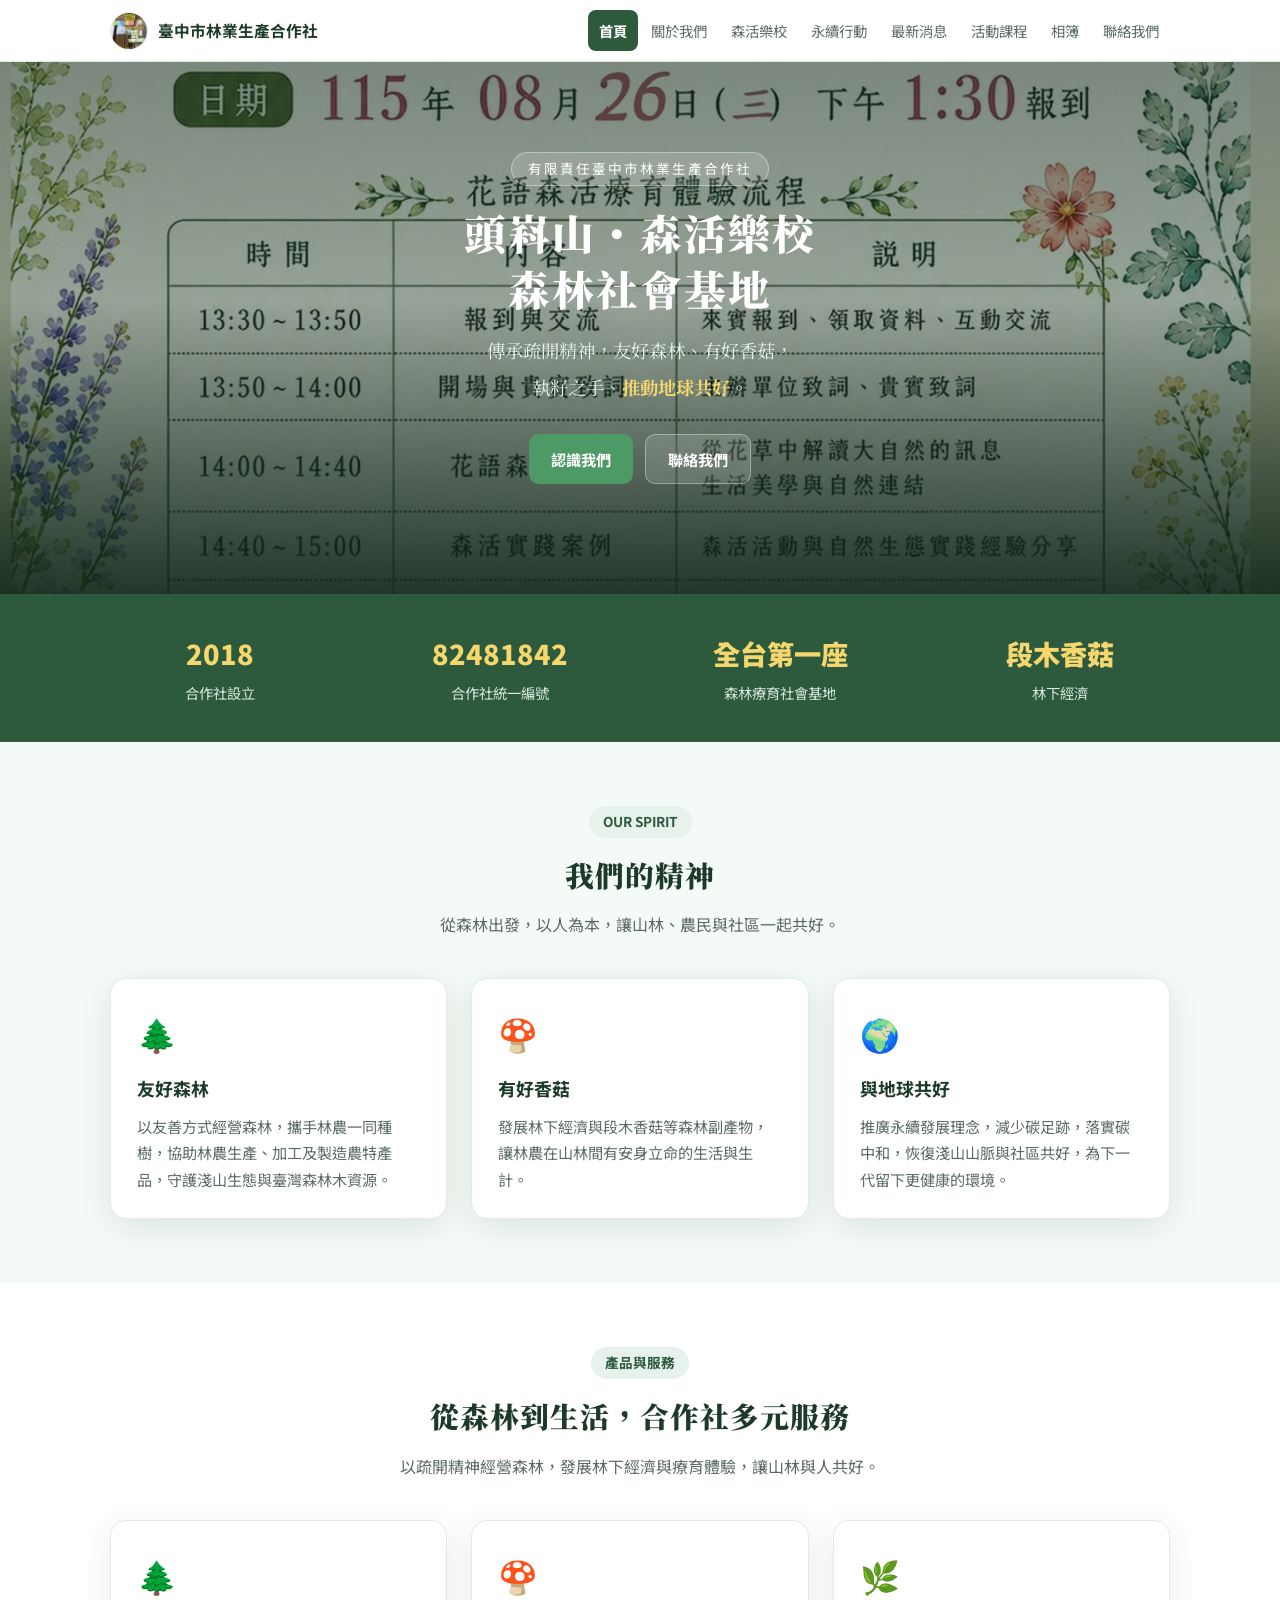
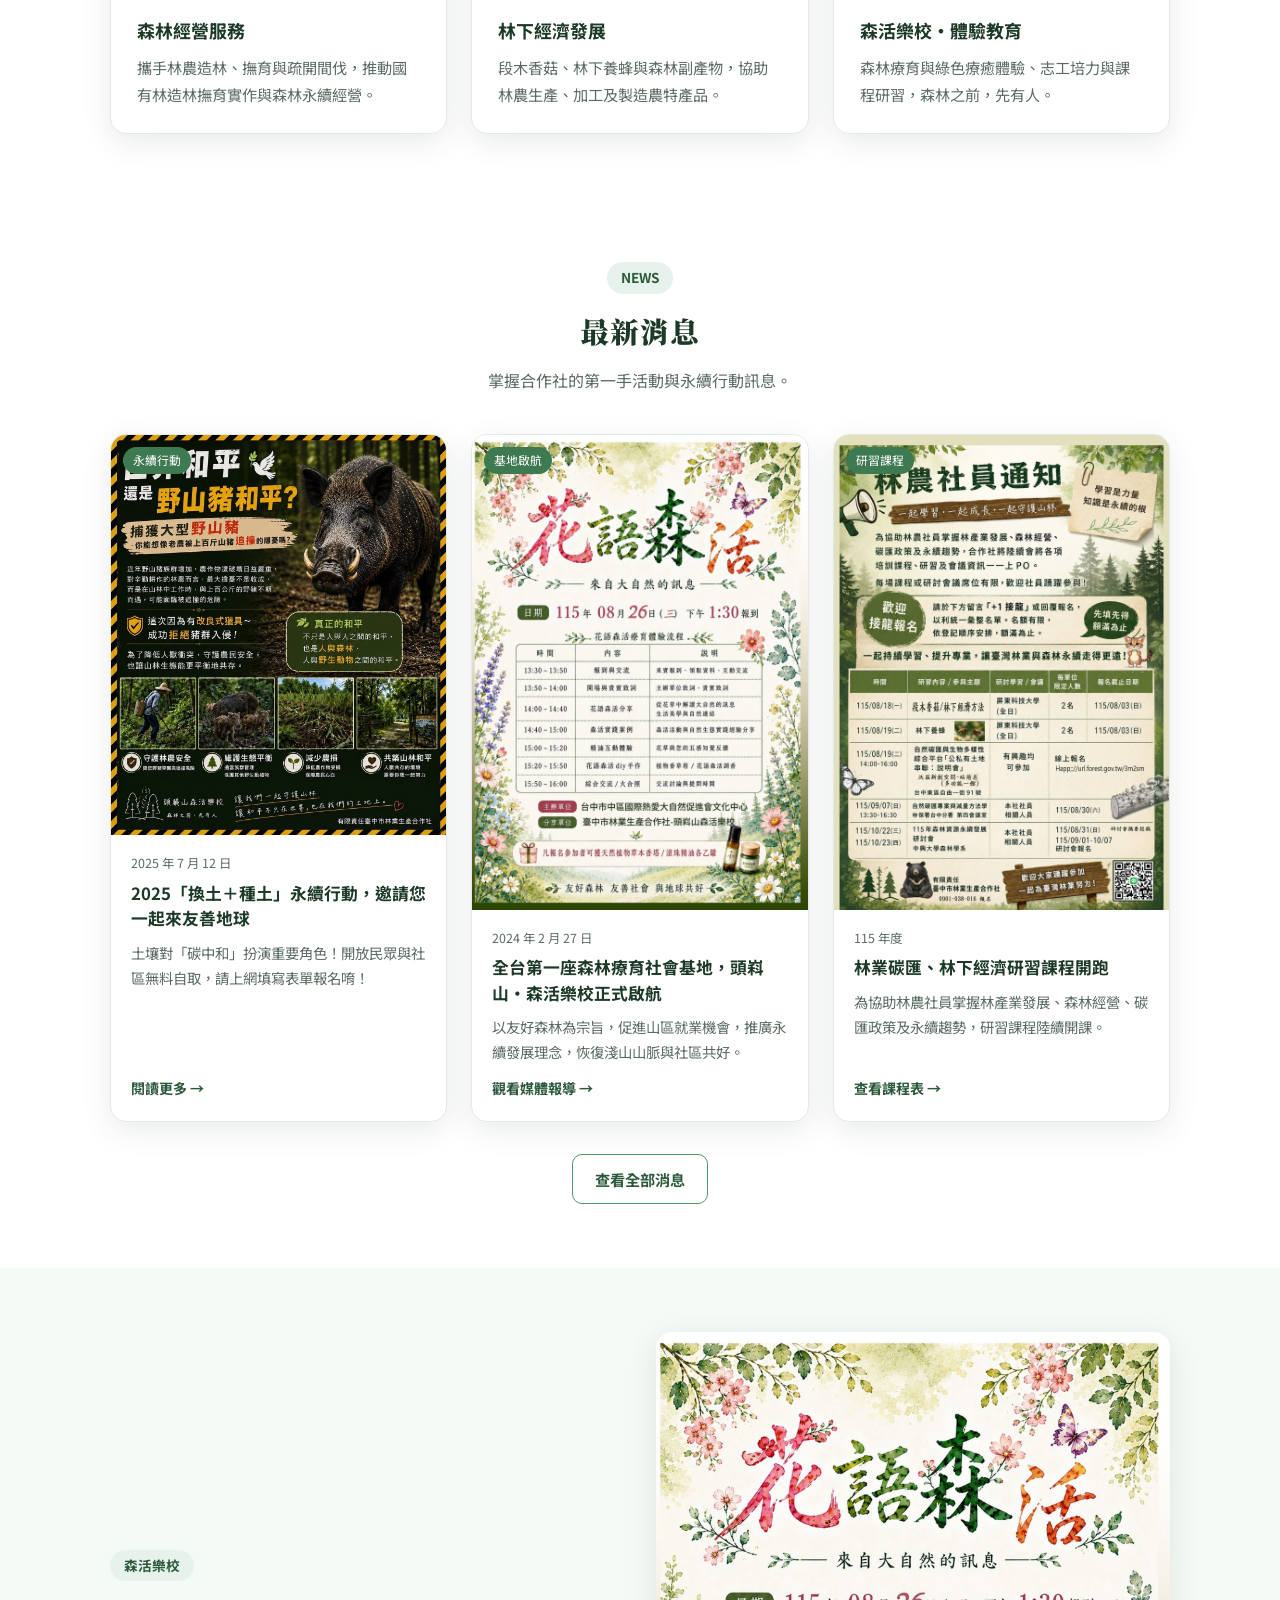
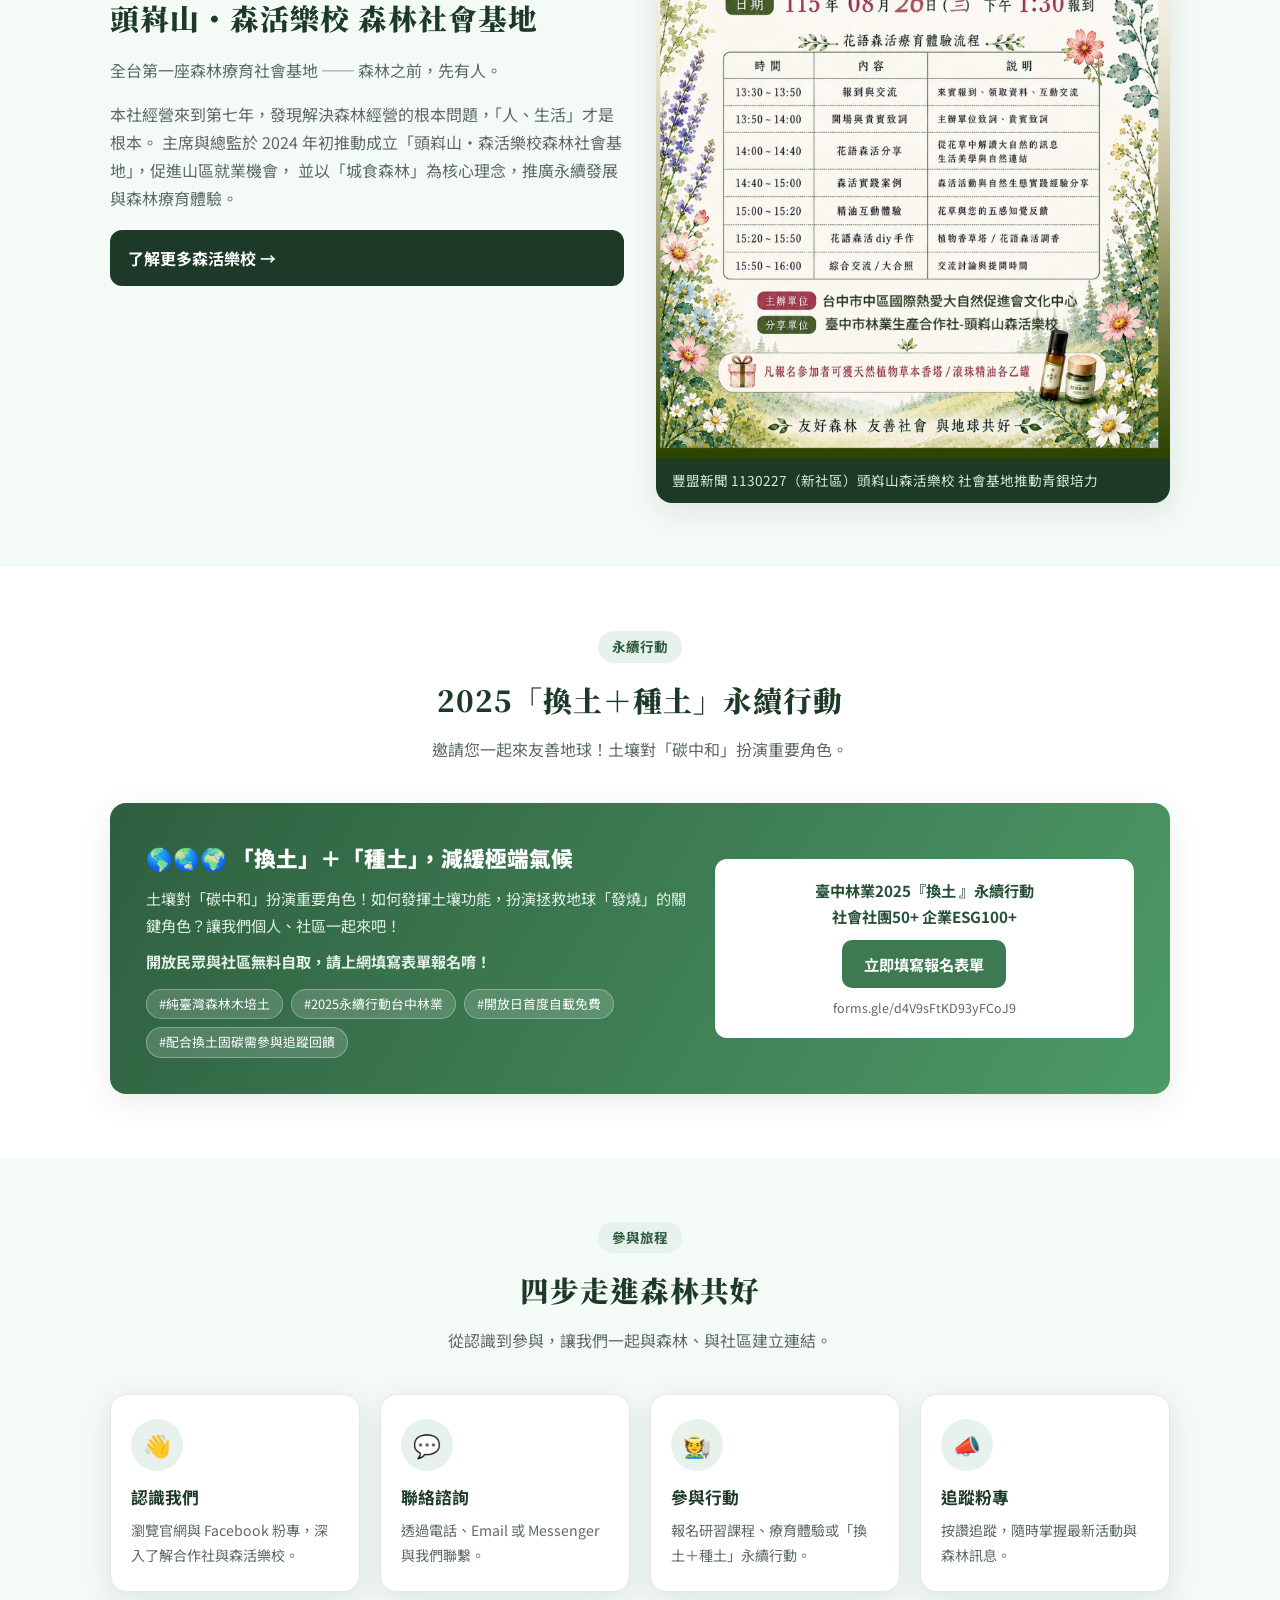
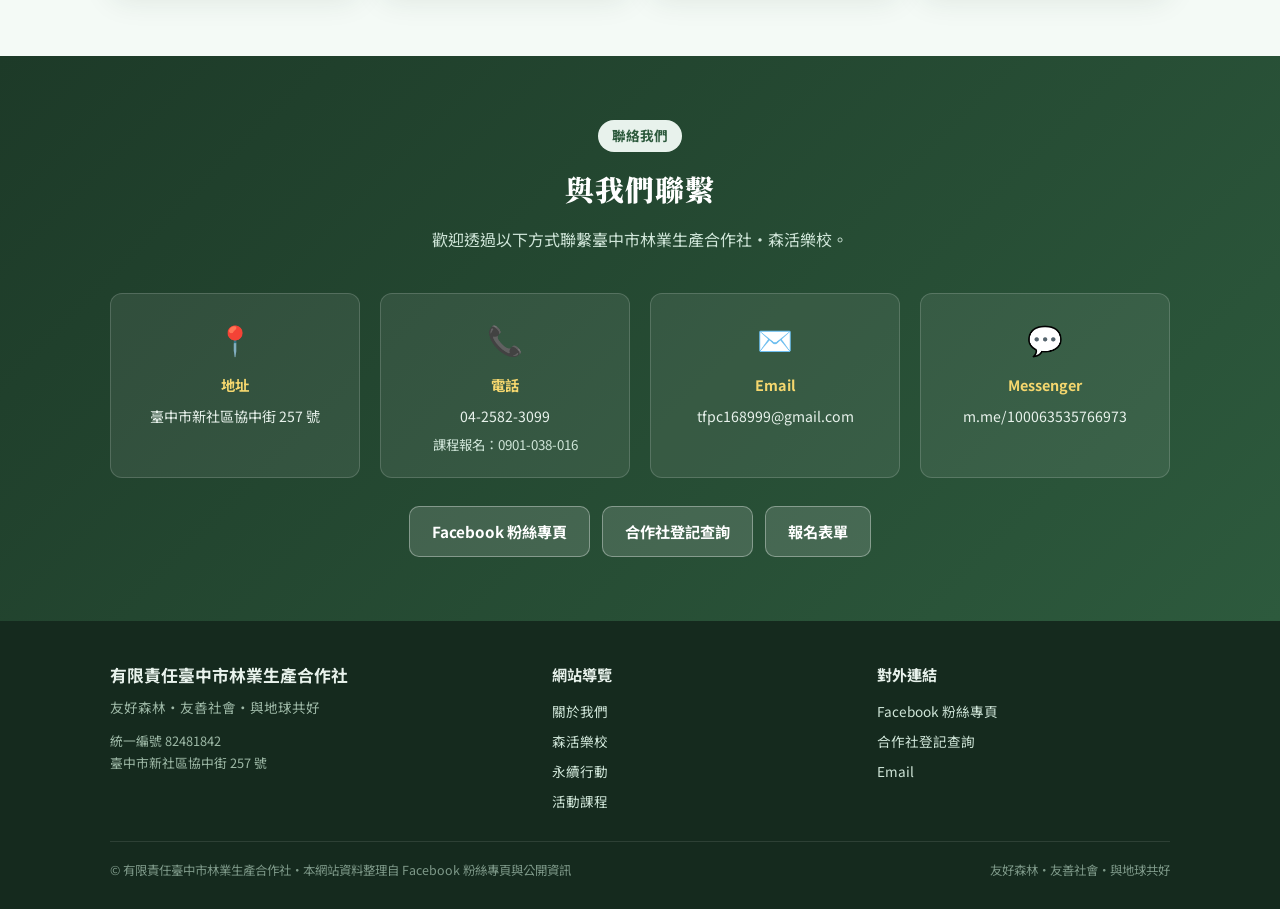
<file: index.html>
<!DOCTYPE html>
<html lang="zh-Hant">
<head>
<meta charset="utf-8">
<meta name="viewport" content="width=device-width, initial-scale=1">
<title>有限責任臺中市林業生產合作社｜森活樂校・頭嵙山森林社會基地</title>
<meta name="description" content="有限責任臺中市林業生產合作社（統編 82481842）以「傳承疏開精神，友好森林、有好香菇，執籽之手、推動地球共好」為理念，於台中新社打造全台第一座森林療育社會基地「頭嵙山森活樂校」，攜手林農種樹，推廣森林永續、碳中和與社區共好。">
<meta name="keywords" content="台中市林業生產合作社,森活樂校,頭嵙山,森林社會基地,森林療育,造林,林下經濟,永續,碳中和,新社">
<meta name="robots" content="index,follow,max-image-preview:large">
<meta name="theme-color" content="#2d5a3d">
<meta property="og:site_name" content="有限責任臺中市林業生產合作社">
<meta property="og:locale" content="zh_TW">
<meta property="og:title" content="有限責任臺中市林業生產合作社｜森活樂校・頭嵙山森林社會基地">
<meta property="og:description" content="全台第一座森林療育社會基地。友好森林、友善社會、與地球共好。">
<meta property="og:type" content="website">
<meta property="og:url" content="https://rock903400-byte.github.io/taichung-forestry-coop/">
<meta property="og:image" content="https://rock903400-byte.github.io/taichung-forestry-coop/assets/photo-huayu.jpg">
<meta name="twitter:card" content="summary_large_image">
<meta name="twitter:title" content="有限責任臺中市林業生產合作社｜森活樂校">
<meta name="twitter:description" content="全台第一座森林療育社會基地。友好森林、友善社會、與地球共好。">
<meta name="twitter:image" content="https://rock903400-byte.github.io/taichung-forestry-coop/assets/photo-huayu.jpg">
<link rel="icon" type="image/jpeg" href="assets/avatar.jpg">
<link rel="preconnect" href="https://fonts.googleapis.com">
<link rel="preconnect" href="https://fonts.gstatic.com" crossorigin>
<link href="https://fonts.googleapis.com/css2?family=Noto+Serif+TC:wght@600;700;900&family=Noto+Sans+TC:wght@400;500;700&display=swap" rel="stylesheet">
<link rel="stylesheet" href="assets/css/style.css">
<script type="application/ld+json">
{
  "@context": "https://schema.org",
  "@type": "NonProfitOrganization",
  "name": "有限責任臺中市林業生產合作社",
  "alternateName": "森活樂校",
  "taxID": "82481842",
  "description": "以傳承疏開精神、友好森林為宗旨的農業合作社，於台中新社打造全台第一座森林療育社會基地「頭嵙山森活樂校」，攜手林農種樹並協助生產加工製造農特產品，推廣永續發展理念。",
  "url": "https://si.taiwan.gov.tw/Home/Org?Fid=605",
  "image": "assets/avatar.jpg",
  "logo": "assets/avatar.jpg",
  "address": {
    "@type": "PostalAddress",
    "streetAddress": "協中街257號",
    "addressLocality": "臺中市新社區",
    "postalCode": "426",
    "addressCountry": "TW"
  },
  "telephone": "+886-4-25823099",
  "email": "tfpc168999@gmail.com",
  "foundingDate": "2018-09-21",
  "sameAs": [
    "https://www.facebook.com/profile.php?id=100063535766973",
    "https://si.taiwan.gov.tw/Home/Org?Fid=605"
  ]
}
</script>
</head>
<body>

<header class="nav">
  <div class="nav-inner">
    <a class="nav-brand" href="index.html">
      <img src="assets/avatar.jpg" alt="有限責任臺中市林業生產合作社標誌">
      <span data-field="site.brand">臺中市林業生產合作社</span>
    </a>
    <button class="nav-toggle" aria-label="開啟選單"><span class="toggle-bar" aria-hidden="true"></span></button>
    <nav class="nav-links">
      <a href="index.html">首頁</a>
      <a href="about.html">關於我們</a>
      <a href="school.html">森活樂校</a>
      <a href="action.html">永續行動</a>
      <a href="news.html">最新消息</a>
      <a href="courses.html">活動課程</a>
      <a href="gallery.html">相簿</a>
      <a href="contact.html">聯絡我們</a>
    </nav>
  </div>
</header>

<div class="hero" data-field="index.hero.bg" data-bg style="background-image:url('assets/photo-huayu.jpg')">
  <div class="hero-inner">
    <span class="hero-kicker" data-field="index.hero.kicker">有限責任臺中市林業生產合作社</span>
    <h1 class="serif"><span data-field="index.hero.t1">頭嵙山・森活樂校</span><br><span data-field="index.hero.t2">森林社會基地</span></h1>
    <p class="hero-slogan serif">
      <span data-field="index.hero.s1">傳承疏開精神，友好森林、有好香菇，</span><br>
      執籽之手、<span class="mark" data-field="index.hero.s2">推動地球共好</span>。
    </p>
    <div class="hero-actions">
      <a class="btn btn-follow" data-field="index.hero.btn1" href="about.html">認識我們</a>
      <a class="btn btn-msg" data-field="index.hero.btn2" href="contact.html">聯絡我們</a>
    </div>
  </div>
</div>

<div class="stats">
  <div class="container stats-inner">
    <div><b data-field="index.stats.0.b">2018</b><span data-field="index.stats.0.s">合作社設立</span></div>
    <div><b data-field="index.stats.1.b">82481842</b><span data-field="index.stats.1.s">合作社統一編號</span></div>
    <div><b data-field="index.stats.2.b">全台第一座</b><span data-field="index.stats.2.s">森林療育社會基地</span></div>
    <div><b data-field="index.stats.3.b">段木香菇</b><span data-field="index.stats.3.s">林下經濟</span></div>
  </div>
</div>

<section id="intro">
  <div class="container">
    <div class="section-head">
      <span class="section-kicker">OUR SPIRIT</span>
      <h2 class="section-title serif" data-field="index.spirit.title">我們的精神</h2>
      <p class="section-desc" data-field="index.spirit.desc">從森林出發，以人為本，讓山林、農民與社區一起共好。</p>
    </div>
    <div class="grid grid-3">
      <div class="card">
        <div class="card-icon" data-field="index.spirit.items.0.icon">🌲</div>
        <h3 data-field="index.spirit.items.0.title">友好森林</h3>
        <p data-field="index.spirit.items.0.body">以友善方式經營森林，攜手林農一同種樹，協助林農生產、加工及製造農特產品，守護淺山生態與臺灣森林木資源。</p>
      </div>
      <div class="card">
        <div class="card-icon" data-field="index.spirit.items.1.icon">🍄</div>
        <h3 data-field="index.spirit.items.1.title">有好香菇</h3>
        <p data-field="index.spirit.items.1.body">發展林下經濟與段木香菇等森林副產物，讓林農在山林間有安身立命的生活與生計。</p>
      </div>
      <div class="card">
        <div class="card-icon" data-field="index.spirit.items.2.icon">🌍</div>
        <h3 data-field="index.spirit.items.2.title">與地球共好</h3>
        <p data-field="index.spirit.items.2.body">推廣永續發展理念，減少碳足跡，落實碳中和，恢復淺山山脈與社區共好，為下一代留下更健康的環境。</p>
      </div>
    </div>
  </div>
</section>

<section id="services" class="section-white">
  <div class="container">
    <div class="section-head">
      <span class="section-kicker" data-field="index.services.kicker">產品與服務</span>
      <h2 class="section-title serif" data-field="index.services.title">從森林到生活，合作社多元服務</h2>
      <p class="section-desc" data-field="index.services.desc">以疏開精神經營森林，發展林下經濟與療育體驗，讓山林與人共好。</p>
    </div>
    <div class="grid grid-3">
      <a class="card" data-field="index.services.items.0" href="about.html">
        <div class="card-icon" data-field="index.services.items.0.icon">🌲</div>
        <h3 data-field="index.services.items.0.title">森林經營服務</h3>
        <p data-field="index.services.items.0.body">攜手林農造林、撫育與疏開間伐，推動國有林造林撫育實作與森林永續經營。</p>
      </a>
      <a class="card" data-field="index.services.items.1" href="courses.html">
        <div class="card-icon" data-field="index.services.items.1.icon">🍄</div>
        <h3 data-field="index.services.items.1.title">林下經濟發展</h3>
        <p data-field="index.services.items.1.body">段木香菇、林下養蜂與森林副產物，協助林農生產、加工及製造農特產品。</p>
      </a>
      <a class="card" data-field="index.services.items.2" href="school.html">
        <div class="card-icon" data-field="index.services.items.2.icon">🌿</div>
        <h3 data-field="index.services.items.2.title">森活樂校・體驗教育</h3>
        <p data-field="index.services.items.2.body">森林療育與綠色療癒體驗、志工培力與課程研習，森林之前，先有人。</p>
      </a>
    </div>
  </div>
</section>

<section class="section-white">
  <div class="container">
    <div class="section-head">
      <span class="section-kicker">NEWS</span>
      <h2 class="section-title serif" data-field="index.news.title">最新消息</h2>
      <p class="section-desc" data-field="index.news.desc">掌握合作社的第一手活動與永續行動訊息。</p>
    </div>
    <div class="news-grid">
      <a class="news-card" data-field="index.news.cards.0" href="news.html#action-2025">
        <div class="news-thumb">
          <img data-field="index.news.cards.0.img" src="assets/photo-tuku1.jpg" alt="2025 換土種土永續行動">
          <span class="news-tag" data-field="index.news.cards.0.tag">永續行動</span>
        </div>
        <div class="news-body">
          <div class="news-date" data-field="index.news.cards.0.date">2025 年 7 月 12 日</div>
          <h3 data-field="index.news.cards.0.title">2025「換土＋種土」永續行動，邀請您一起來友善地球</h3>
          <p data-field="index.news.cards.0.body">土壤對「碳中和」扮演重要角色！開放民眾與社區無料自取，請上網填寫表單報名唷！</p>
          <span class="news-link" data-field="index.news.cards.0.link_text">閱讀更多 →</span>
        </div>
      </a>
      <a class="news-card" data-field="index.news.cards.1" href="news.html#school">
        <div class="news-thumb">
          <img data-field="index.news.cards.1.img" src="assets/photo-huayu.jpg" alt="花語森活療育體驗">
          <span class="news-tag" data-field="index.news.cards.1.tag">基地啟航</span>
        </div>
        <div class="news-body">
          <div class="news-date" data-field="index.news.cards.1.date">2024 年 2 月 27 日</div>
          <h3 data-field="index.news.cards.1.title">全台第一座森林療育社會基地，頭嵙山・森活樂校正式啟航</h3>
          <p data-field="index.news.cards.1.body">以友好森林為宗旨，促進山區就業機會，推廣永續發展理念，恢復淺山山脈與社區共好。</p>
          <span class="news-link" data-field="index.news.cards.1.link_text">觀看媒體報導 →</span>
        </div>
      </a>
      <a class="news-card" data-field="index.news.cards.2" href="courses.html">
        <div class="news-thumb">
          <img data-field="index.news.cards.2.img" src="assets/photo-linying.jpg" alt="林農社員研習課程">
          <span class="news-tag" data-field="index.news.cards.2.tag">研習課程</span>
        </div>
        <div class="news-body">
          <div class="news-date" data-field="index.news.cards.2.date">115 年度</div>
          <h3 data-field="index.news.cards.2.title">林業碳匯、林下經濟研習課程開跑</h3>
          <p data-field="index.news.cards.2.body">為協助林農社員掌握林產業發展、森林經營、碳匯政策及永續趨勢，研習課程陸續開課。</p>
          <span class="news-link" data-field="index.news.cards.2.link_text">查看課程表 →</span>
        </div>
      </a>
    </div>
    <div style="text-align:center;margin-top:32px">
      <a class="btn btn-outline" data-field="index.news.more" href="news.html">查看全部消息</a>
    </div>
  </div>
</section>

<section id="school">
  <div class="container">
    <div class="school-wrap">
      <div>
        <span class="section-kicker" data-field="index.school.kicker">森活樂校</span>
        <h2 class="section-title serif" style="margin-bottom:12px" data-field="index.school.title">頭嵙山・森活樂校 森林社會基地</h2>
        <p class="section-desc" style="text-align:left" data-field="index.school.desc">全台第一座森林療育社會基地 ── 森林之前，先有人。</p>
        <p style="margin-top:16px;color:var(--ink-soft)" data-field="index.school.body">
          本社經營來到第七年，發現解決森林經營的根本問題，「人、生活」才是根本。
          主席與總監於 2024 年初推動成立「頭嵙山・森活樂校森林社會基地」，促進山區就業機會，
          並以「城食森林」為核心理念，推廣永續發展與森林療育體驗。
        </p>
        <a class="video-link" data-field="index.school.link" href="school.html">了解更多森活樂校 →</a>
      </div>
      <figure class="school-figure">
        <img data-field="index.school.img" src="assets/photo-huayu.jpg" alt="花語森活療育體驗">
        <figcaption class="school-caption" data-field="index.school.caption">豐盟新聞 1130227（新社區）頭嵙山森活樂校 社會基地推動青銀培力</figcaption>
      </figure>
    </div>
  </div>
</section>

<section class="section-white">
  <div class="container">
    <div class="section-head">
      <span class="section-kicker">永續行動</span>
      <h2 class="section-title serif" data-field="index.action.title">2025「換土＋種土」永續行動</h2>
      <p class="section-desc" data-field="index.action.desc">邀請您一起來友善地球！土壤對「碳中和」扮演重要角色。</p>
    </div>
    <div class="action-banner">
      <div>
        <h3 data-field="index.action.h3">🌎🌏🌍 「換土」＋「種土」，減緩極端氣候</h3>
        <p data-field="index.action.p1">土壤對「碳中和」扮演重要角色！如何發揮土壤功能，扮演拯救地球「發燒」的關鍵角色？讓我們個人、社區一起來吧！</p>
        <p style="margin-top:10px;font-weight:700" data-field="index.action.p2">開放民眾與社區無料自取，請上網填寫表單報名唷！</p>
        <div class="hash-list">
          <span data-field="index.action.hashes.0">#純臺灣森林木培土</span>
          <span data-field="index.action.hashes.1">#2025永續行動台中林業</span>
          <span data-field="index.action.hashes.2">#開放日首度自載免費</span>
          <span data-field="index.action.hashes.3">#配合換土固碳需參與追蹤回饋</span>
        </div>
      </div>
      <div class="action-form">
        <b data-field="index.action.form.b">臺中林業2025『換土 』永續行動<br>社會社團50+ 企業ESG100+</b>
        <a class="btn btn-leaf" data-field="index.action.form.btn" href="https://forms.gle/d4V9sFtKD93yFCoJ9" target="_blank" rel="noopener">立即填寫報名表單</a>
        <p style="font-size:.78rem;color:var(--ink-soft);margin-top:10px" data-field="index.action.form.hint">forms.gle/d4V9sFtKD93yFCoJ9</p>
      </div>
    </div>
  </div>
</section>

<section id="journey">
  <div class="container">
    <div class="section-head">
      <span class="section-kicker" data-field="index.journey.kicker">參與旅程</span>
      <h2 class="section-title serif" data-field="index.journey.title">四步走進森林共好</h2>
      <p class="section-desc" data-field="index.journey.desc">從認識到參與，讓我們一起與森林、與社區建立連結。</p>
    </div>
    <div class="step-flow">
      <a class="step" data-field="index.journey.items.0" href="about.html">
        <span class="step-icon" data-field="index.journey.items.0.icon">👋</span>
        <b data-field="index.journey.items.0.title">認識我們</b>
        <p data-field="index.journey.items.0.body">瀏覽官網與 Facebook 粉專，深入了解合作社與森活樂校。</p>
      </a>
      <a class="step" data-field="index.journey.items.1" href="contact.html">
        <span class="step-icon" data-field="index.journey.items.1.icon">💬</span>
        <b data-field="index.journey.items.1.title">聯絡諮詢</b>
        <p data-field="index.journey.items.1.body">透過電話、Email 或 Messenger 與我們聯繫。</p>
      </a>
      <a class="step" data-field="index.journey.items.2" href="courses.html">
        <span class="step-icon" data-field="index.journey.items.2.icon">🧑‍🌾</span>
        <b data-field="index.journey.items.2.title">參與行動</b>
        <p data-field="index.journey.items.2.body">報名研習課程、療育體驗或「換土＋種土」永續行動。</p>
      </a>
      <a class="step" data-field="index.journey.items.3" href="https://www.facebook.com/profile.php?id=100063535766973">
        <span class="step-icon" data-field="index.journey.items.3.icon">📣</span>
        <b data-field="index.journey.items.3.title">追蹤粉專</b>
        <p data-field="index.journey.items.3.body">按讚追蹤，隨時掌握最新活動與森林訊息。</p>
      </a>
    </div>
  </div>
</section>

<section id="contact" class="contact">
  <div class="container">
    <div class="section-head">
      <span class="section-kicker">聯絡我們</span>
      <h2 class="section-title serif" data-field="index.contact.title">與我們聯繫</h2>
      <p class="section-desc" data-field="index.contact.desc">歡迎透過以下方式聯繫臺中市林業生產合作社・森活樂校。</p>
    </div>
    <div class="contact-grid">
      <div class="contact-item">
        <div class="ci" data-field="index.contact.items.0.icon">📍</div>
        <b data-field="index.contact.items.0.label">地址</b>
        <span data-field="index.contact.items.0.value">臺中市新社區協中街 257 號</span>
      </div>
      <div class="contact-item">
        <div class="ci" data-field="index.contact.items.1.icon">📞</div>
        <b data-field="index.contact.items.1.label">電話</b>
        <a href="tel:+886425823099" data-field="index.contact.items.1.value">04-2582-3099</a>
        <br><small style="color:#cfe5d8" data-field="index.contact.items.1.value2">課程報名：0901-038-016</small>
      </div>
      <div class="contact-item">
        <div class="ci" data-field="index.contact.items.2.icon">✉️</div>
        <b data-field="index.contact.items.2.label">Email</b>
        <a href="mailto:tfpc168999@gmail.com" data-field="index.contact.items.2.value">tfpc168999@gmail.com</a>
      </div>
      <div class="contact-item">
        <div class="ci" data-field="index.contact.items.3.icon">💬</div>
        <b data-field="index.contact.items.3.label">Messenger</b>
        <a href="https://m.me/100063535766973" target="_blank" rel="noopener" data-field="index.contact.items.3.value">m.me/100063535766973</a>
      </div>
    </div>
    <div style="text-align:center;margin-top:28px;display:flex;gap:12px;justify-content:center;flex-wrap:wrap">
      <a class="btn btn-msg" data-field="index.contact.btns.0" href="https://www.facebook.com/profile.php?id=100063535766973" target="_blank" rel="noopener">Facebook 粉絲專頁</a>
      <a class="btn btn-msg" data-field="index.contact.btns.1" href="https://si.taiwan.gov.tw/Home/Org?Fid=605" target="_blank" rel="noopener">合作社登記查詢</a>
      <a class="btn btn-msg" data-field="index.contact.btns.2" href="https://forms.gle/d4V9sFtKD93yFCoJ9" target="_blank" rel="noopener">報名表單</a>
    </div>
  </div>
</section>

<footer class="footer">
  <div class="container">
    <div class="footer-grid">
      <div class="footer-brand">
        <b data-field="site.footer_brand">有限責任臺中市林業生產合作社</b>
        <p data-field="site.footer_slogan">友好森林・友善社會・與地球共好</p>
        <p style="font-size:.8rem;margin-top:10px">統一編號 82481842<br>臺中市新社區協中街 257 號</p>
      </div>
      <div>
        <h4>網站導覽</h4>
        <a href="about.html">關於我們</a>
        <a href="school.html">森活樂校</a>
        <a href="action.html">永續行動</a>
        <a href="courses.html">活動課程</a>
      </div>
      <div>
        <h4>對外連結</h4>
        <a href="https://www.facebook.com/profile.php?id=100063535766973" target="_blank" rel="noopener">Facebook 粉絲專頁</a>
        <a href="https://si.taiwan.gov.tw/Home/Org?Fid=605" target="_blank" rel="noopener">合作社登記查詢</a>
        <a href="mailto:tfpc168999@gmail.com">Email</a>
      </div>
    </div>
    <div class="footer-bottom">
      <span data-field="site.footer_note">© 有限責任臺中市林業生產合作社・本網站資料整理自 Facebook 粉絲專頁與公開資訊</span>
      <span data-field="site.footer_note2">友好森林・友善社會・與地球共好</span>
    </div>
  </div>
</footer>

<script src="assets/js/main.js"></script>
<script src="assets/js/content.js"></script>
</body>
</html>
</file>
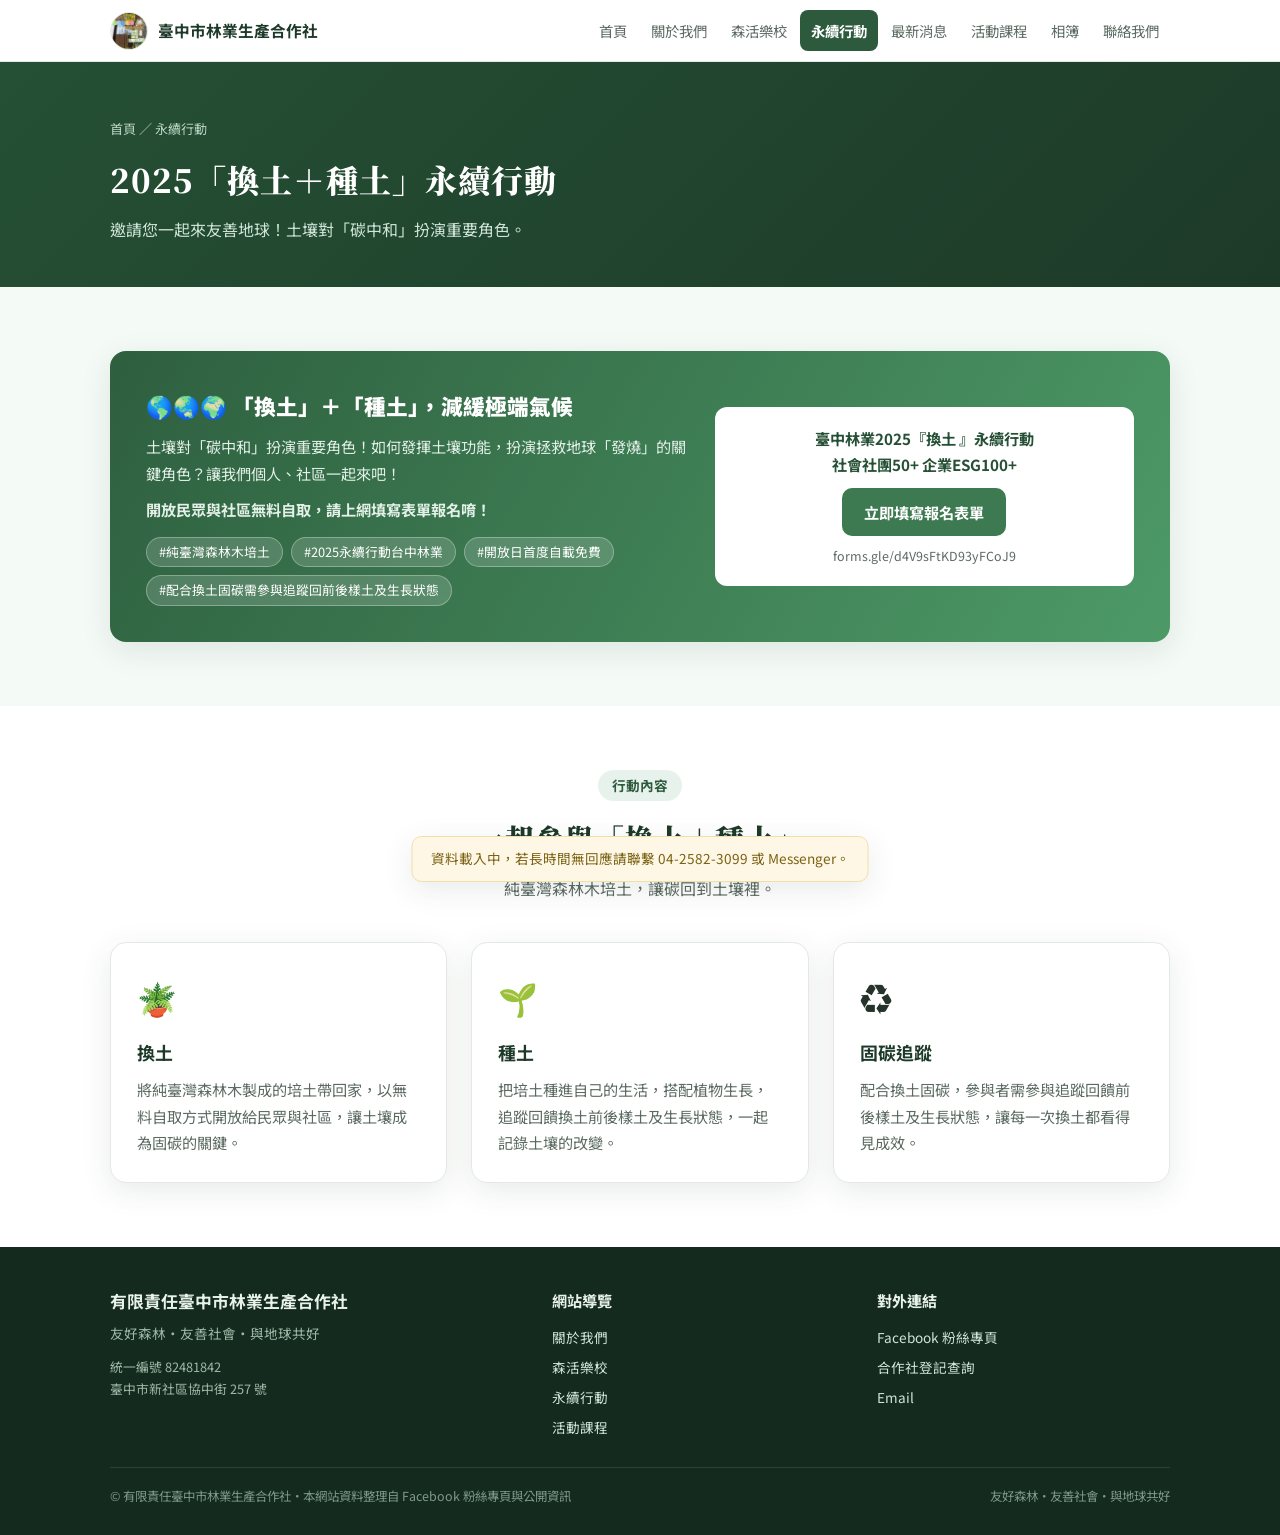
<file: action.html>
<!DOCTYPE html>
<html lang="zh-Hant">
<head>
<meta charset="utf-8">
<meta name="viewport" content="width=device-width, initial-scale=1">
<title>永續行動｜2025「換土＋種土」・有限責任臺中市林業生產合作社</title>
<meta name="description" content="臺中市林業生產合作社 2025「換土＋種土」永續行動：以純臺灣森林木培土推廣固碳，開放民眾與社區無料自取，配合換土固碳需參與追蹤回饋。社會社團50+、企業ESG100+。">
<meta name="robots" content="index,follow">
<meta name="theme-color" content="#2d5a3d">
<meta property="og:site_name" content="有限責任臺中市林業生產合作社">
<meta property="og:locale" content="zh_TW">
<meta property="og:title" content="永續行動｜2025「換土＋種土」">
<meta property="og:description" content="土壤對「碳中和」扮演重要角色！開放民眾與社區無料自取，請上網填寫表單報名。">
<meta property="og:type" content="website">
<meta property="og:image" content="https://rock903400-byte.github.io/taichung-forestry-coop/assets/photo-tuku1.jpg">
<meta property="og:url" content="https://rock903400-byte.github.io/taichung-forestry-coop/action.html">
<link rel="icon" type="image/jpeg" href="assets/avatar.jpg">
<link rel="preconnect" href="https://fonts.googleapis.com">
<link rel="preconnect" href="https://fonts.gstatic.com" crossorigin>
<link href="https://fonts.googleapis.com/css2?family=Noto+Serif+TC:wght@600;700;900&family=Noto+Sans+TC:wght@400;500;700&display=swap" rel="stylesheet">
<link rel="stylesheet" href="assets/css/style.css">
<script type="application/ld+json">
{
  "@context": "https://schema.org",
  "@type": "WebPage",
  "name": "永續行動｜2025「換土＋種土」",
  "description": "以純臺灣森林木培土推廣固碳的永續行動。",
  "breadcrumb": {
    "@type": "BreadcrumbList",
    "itemListElement": [
      {"@type":"ListItem","position":1,"name":"首頁","item":"index.html"},
      {"@type":"ListItem","position":2,"name":"永續行動"}
    ]
  }
}
</script>
</head>
<body>

<header class="nav">
  <div class="nav-inner">
    <a class="nav-brand" href="index.html">
      <img src="assets/avatar.jpg" alt="有限責任臺中市林業生產合作社標誌">
      <span data-field="site.brand">臺中市林業生產合作社</span>
    </a>
    <button class="nav-toggle" aria-label="開啟選單"><span class="toggle-bar" aria-hidden="true"></span></button>
    <nav class="nav-links">
      <a href="index.html">首頁</a>
      <a href="about.html">關於我們</a>
      <a href="school.html">森活樂校</a>
      <a href="action.html">永續行動</a>
      <a href="news.html">最新消息</a>
      <a href="courses.html">活動課程</a>
      <a href="gallery.html">相簿</a>
      <a href="contact.html">聯絡我們</a>
    </nav>
  </div>
</header>

<div class="page-hero">
  <div class="container">
    <div class="breadcrumb"><a href="index.html">首頁</a> ／ 永續行動</div>
    <h1 class="serif" data-field="action.hero.title">2025「換土＋種土」永續行動</h1>
    <p class="sub" data-field="action.hero.sub">邀請您一起來友善地球！土壤對「碳中和」扮演重要角色。</p>
  </div>
</div>

<section>
  <div class="container">
    <div class="action-banner">
      <div>
        <h3 data-field="action.banner.h3">🌎🌏🌍 「換土」＋「種土」，減緩極端氣候</h3>
        <p data-field="action.banner.p1">土壤對「碳中和」扮演重要角色！如何發揮土壤功能，扮演拯救地球「發燒」的關鍵角色？讓我們個人、社區一起來吧！</p>
        <p style="margin-top:10px;font-weight:700" data-field="action.banner.p2">開放民眾與社區無料自取，請上網填寫表單報名唷！</p>
        <div class="hash-list">
          <span data-field="action.banner.hashes.0">#純臺灣森林木培土</span>
          <span data-field="action.banner.hashes.1">#2025永續行動台中林業</span>
          <span data-field="action.banner.hashes.2">#開放日首度自載免費</span>
          <span data-field="action.banner.hashes.3">#配合換土固碳需參與追蹤回前後樣土及生長狀態</span>
        </div>
      </div>
      <div class="action-form">
        <b data-field="action.banner.form.b">臺中林業2025『換土 』永續行動<br>社會社團50+ 企業ESG100+</b>
        <a class="btn btn-leaf" data-field="action.banner.form.btn" href="https://forms.gle/d4V9sFtKD93yFCoJ9" target="_blank" rel="noopener">立即填寫報名表單</a>
        <p style="font-size:.78rem;color:var(--ink-soft);margin-top:10px" data-field="action.banner.form.hint">forms.gle/d4V9sFtKD93yFCoJ9</p>
      </div>
    </div>
  </div>
</section>

<section class="section-white">
  <div class="container">
    <div class="section-head">
      <span class="section-kicker">行動內容</span>
      <h2 class="section-title serif" data-field="action.cards.title">一起參與「換土＋種土」</h2>
      <p class="section-desc" data-field="action.cards.desc">純臺灣森林木培土，讓碳回到土壤裡。</p>
    </div>
    <div class="grid grid-3">
      <div class="card">
        <div class="card-icon" data-field="action.cards.items.0.icon">🪴</div>
        <h3 data-field="action.cards.items.0.title">換土</h3>
        <p data-field="action.cards.items.0.body">將純臺灣森林木製成的培土帶回家，以無料自取方式開放給民眾與社區，讓土壤成為固碳的關鍵。</p>
      </div>
      <div class="card">
        <div class="card-icon" data-field="action.cards.items.1.icon">🌱</div>
        <h3 data-field="action.cards.items.1.title">種土</h3>
        <p data-field="action.cards.items.1.body">把培土種進自己的生活，搭配植物生長，追蹤回饋換土前後樣土及生長狀態，一起記錄土壤的改變。</p>
      </div>
      <div class="card">
        <div class="card-icon" data-field="action.cards.items.2.icon">♻️</div>
        <h3 data-field="action.cards.items.2.title">固碳追蹤</h3>
        <p data-field="action.cards.items.2.body">配合換土固碳，參與者需參與追蹤回饋前後樣土及生長狀態，讓每一次換土都看得見成效。</p>
      </div>
    </div>
  </div>
</section>

<footer class="footer">
  <div class="container">
    <div class="footer-grid">
      <div class="footer-brand">
        <b data-field="site.footer_brand">有限責任臺中市林業生產合作社</b>
        <p data-field="site.footer_slogan">友好森林・友善社會・與地球共好</p>
        <p style="font-size:.8rem;margin-top:10px">統一編號 82481842<br>臺中市新社區協中街 257 號</p>
      </div>
      <div>
        <h4>網站導覽</h4>
        <a href="about.html">關於我們</a>
        <a href="school.html">森活樂校</a>
        <a href="action.html">永續行動</a>
        <a href="courses.html">活動課程</a>
      </div>
      <div>
        <h4>對外連結</h4>
        <a href="https://www.facebook.com/profile.php?id=100063535766973" target="_blank" rel="noopener">Facebook 粉絲專頁</a>
        <a href="https://si.taiwan.gov.tw/Home/Org?Fid=605" target="_blank" rel="noopener">合作社登記查詢</a>
        <a href="mailto:tfpc168999@gmail.com">Email</a>
      </div>
    </div>
    <div class="footer-bottom">
      <span data-field="site.footer_note">© 有限責任臺中市林業生產合作社・本網站資料整理自 Facebook 粉絲專頁與公開資訊</span>
      <span data-field="site.footer_note2">友好森林・友善社會・與地球共好</span>
    </div>
  </div>
</footer>

<script src="assets/js/main.js"></script>
<script src="assets/js/content.js"></script>
</body>
</html>
</file>
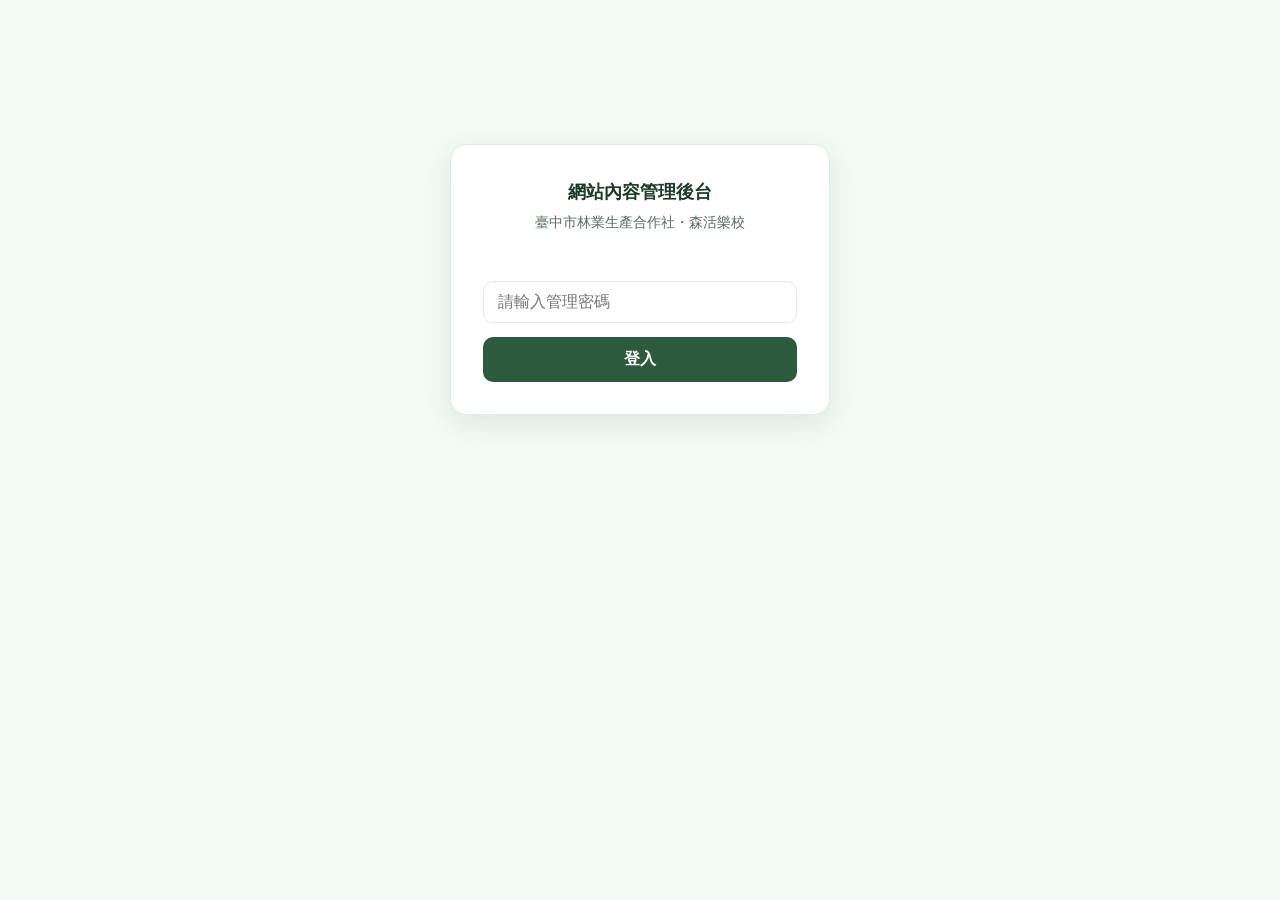
<file: admin.html>
<!DOCTYPE html>
<html lang="zh-Hant">
<head>
<meta charset="utf-8">
<meta name="viewport" content="width=device-width, initial-scale=1">
<title>網站內容管理後台｜臺中市林業生產合作社</title>
<meta name="robots" content="noindex,nofollow">
<link rel="icon" type="image/jpeg" href="assets/avatar.jpg">
<style>
:root{
  --green-900:#1d3a28;--green-700:#2d5a3d;--green-600:#3d7a52;--green-100:#e8f2ec;
  --ink:#26332b;--ink-soft:#5c6b62;--line:#e3eae5;--red:#c0392b;--gold:#a97f0f;
}
*{box-sizing:border-box;margin:0;padding:0}
body{font-family:"Noto Sans TC","Microsoft JhengHei",sans-serif;color:var(--ink);background:#f4faf6;font-size:15px;line-height:1.6}
#login{max-width:380px;margin:16vh auto;background:#fff;border:1px solid var(--line);border-radius:16px;padding:32px;box-shadow:0 8px 30px rgba(29,58,40,.1);text-align:center}
#login h1{font-size:1.15rem;color:var(--green-900);margin-bottom:6px}
#login p{color:var(--ink-soft);font-size:.85rem;margin-bottom:20px}
#login input{width:100%;padding:11px 14px;border:1.5px solid var(--line);border-radius:10px;font-size:1rem;margin-bottom:14px}
#login input:focus{outline:none;border-color:var(--green-600)}
#login button{width:100%;padding:12px;background:var(--green-700);color:#fff;border:none;border-radius:10px;font-size:1rem;font-weight:700;cursor:pointer}
#login button:hover{background:var(--green-600)}
#login .err{color:var(--red);font-size:.85rem;margin-bottom:10px;min-height:1.2em}
#app{display:none}
.topbar{background:var(--green-900);color:#fff;padding:12px 20px;display:flex;align-items:center;gap:14px;position:sticky;top:0;z-index:20}
.topbar b{font-size:1rem}
.topbar .spacer{flex:1}
.topbar a{color:#cfe5d8;font-size:.85rem;text-decoration:none}
.topbar a:hover{color:#f5d76e}
.topbar button{background:rgba(255,255,255,.12);color:#fff;border:1px solid rgba(255,255,255,.3);border-radius:8px;padding:6px 14px;cursor:pointer;font-size:.85rem}
.topbar button:hover{background:rgba(255,255,255,.22)}
.layout{display:flex;min-height:calc(100vh - 52px)}
.tabs{width:190px;background:#fff;border-right:1px solid var(--line);padding:14px 10px;flex-shrink:0}
.tabs button{display:block;width:100%;text-align:left;padding:10px 14px;border:none;background:none;border-radius:10px;font-size:.92rem;cursor:pointer;color:var(--ink-soft);margin-bottom:4px}
.tabs button:hover{background:var(--green-100);color:var(--green-700)}
.tabs button.active{background:var(--green-700);color:#fff;font-weight:700}
.main{flex:1;padding:26px 30px 60px;max-width:900px}
.tab-title{font-size:1.25rem;font-weight:800;color:var(--green-900);margin-bottom:4px}
.tab-sub{color:var(--ink-soft);font-size:.85rem;margin-bottom:22px}
.group{background:#fff;border:1px solid var(--line);border-radius:14px;padding:20px 22px;margin-bottom:20px}
.group h3{font-size:.95rem;color:var(--green-700);margin-bottom:14px;padding-bottom:8px;border-bottom:1px dashed var(--line)}
.item{margin-bottom:14px}
.item label{display:block;font-size:.82rem;color:var(--ink-soft);margin-bottom:5px;font-weight:600}
.item input[type=text],.item input[type=url],.item textarea,.item input[type=password]{width:100%;padding:9px 12px;border:1.5px solid var(--line);border-radius:9px;font-size:.92rem;font-family:inherit}
.item input:focus,.item textarea:focus{outline:none;border-color:var(--green-600)}
.item textarea{min-height:96px;resize:vertical}
.item .row{display:flex;gap:10px}
.item .row > div{flex:1}
.img-field{display:flex;gap:14px;align-items:flex-start}
.img-field .thumb{width:110px;height:110px;border-radius:10px;object-fit:cover;border:1px solid var(--line);background:var(--green-100);flex-shrink:0}
.img-field .ctrl{flex:1}
.img-field .btns{display:flex;gap:8px;margin-bottom:10px}
.img-field .btns button{background:var(--green-100);color:var(--green-700);border:1px solid var(--green-100);border-radius:8px;padding:7px 12px;font-size:.82rem;cursor:pointer;font-weight:600}
.img-field .btns button:hover{background:var(--green-600);color:#fff;border-color:var(--green-600)}
.img-field input{width:100%;padding:8px 12px;border:1.5px solid var(--line);border-radius:9px;font-size:.85rem;margin-top:4px}
.sub-item{border-top:1px dashed var(--line);padding-top:16px;margin-top:16px}
.sub-item > b{font-size:.85rem;color:var(--green-900);display:block;margin-bottom:10px}
.savebar{position:fixed;bottom:0;left:0;right:0;background:rgba(255,255,255,.95);border-top:1px solid var(--line);padding:12px 20px;display:flex;align-items:center;gap:14px;justify-content:center;backdrop-filter:blur(6px)}
.savebar .msg{font-size:.85rem;min-height:1.2em}
.savebar .msg.ok{color:var(--green-600)}
.savebar .msg.err{color:var(--red)}
.savebar button{background:var(--green-700);color:#fff;border:none;border-radius:10px;padding:10px 26px;font-size:.95rem;font-weight:700;cursor:pointer}
.savebar button:hover{background:var(--green-600)}
#modal{display:none;position:fixed;inset:0;background:rgba(20,40,28,.55);z-index:50;align-items:center;justify-content:center;padding:20px}
#modal .box{background:#fff;border-radius:16px;max-width:760px;width:100%;max-height:84vh;overflow:auto;padding:22px}
#modal .box h3{font-size:1rem;color:var(--green-900);margin-bottom:14px}
#modal .grid{display:grid;grid-template-columns:repeat(4,1fr);gap:10px}
#modal .grid button{position:relative;border:none;padding:0;border-radius:10px;overflow:hidden;cursor:pointer;aspect-ratio:1;background:var(--green-100)}
#modal .grid img{width:100%;height:100%;object-fit:cover;display:block}
#modal .grid button:hover img{transform:scale(1.06)}
#modal .grid img{transition:.2s}
#modal .close{float:right;background:none;border:none;font-size:1.3rem;cursor:pointer;color:var(--ink-soft)}
.hint{font-size:.78rem;color:var(--ink-soft);margin-top:4px}
@media (max-width:720px){
  .layout{flex-direction:column}
  .tabs{width:100%;border-right:none;border-bottom:1px solid var(--line);display:flex;flex-wrap:wrap;gap:6px;padding:10px}
  .tabs button{width:auto;padding:8px 12px}
  .main{padding:20px 16px 90px}
  #modal .grid{grid-template-columns:repeat(3,1fr)}
}
</style>
</head>
<body>

<div id="login">
  <h1>網站內容管理後台</h1>
  <p>臺中市林業生產合作社・森活樂校</p>
  <div class="err" id="loginErr"></div>
  <input type="password" id="pw" placeholder="請輸入管理密碼" autocomplete="current-password">
  <button id="loginBtn">登入</button>
</div>

<div id="app">
  <div class="topbar">
    <b>內容管理後台</b>
    <span class="spacer"></span>
    <a href="index.html" target="_blank">檢視網站 ↗</a>
    <button id="logoutBtn">登出</button>
  </div>
  <div class="layout">
    <div class="tabs" id="tabs"></div>
    <div class="main" id="main"></div>
  </div>
  <div class="savebar">
    <span class="msg" id="saveMsg"></span>
    <button id="saveBtn">儲存本頁修改</button>
  </div>
</div>

<div id="modal">
  <div class="box">
    <button class="close" id="modalClose">✕</button>
    <h3 id="modalTitle">選擇圖片</h3>
    <div class="grid" id="modalGrid"></div>
  </div>
</div>

<script src="assets/js/admin.js"></script>
</body>
</html>
</file>
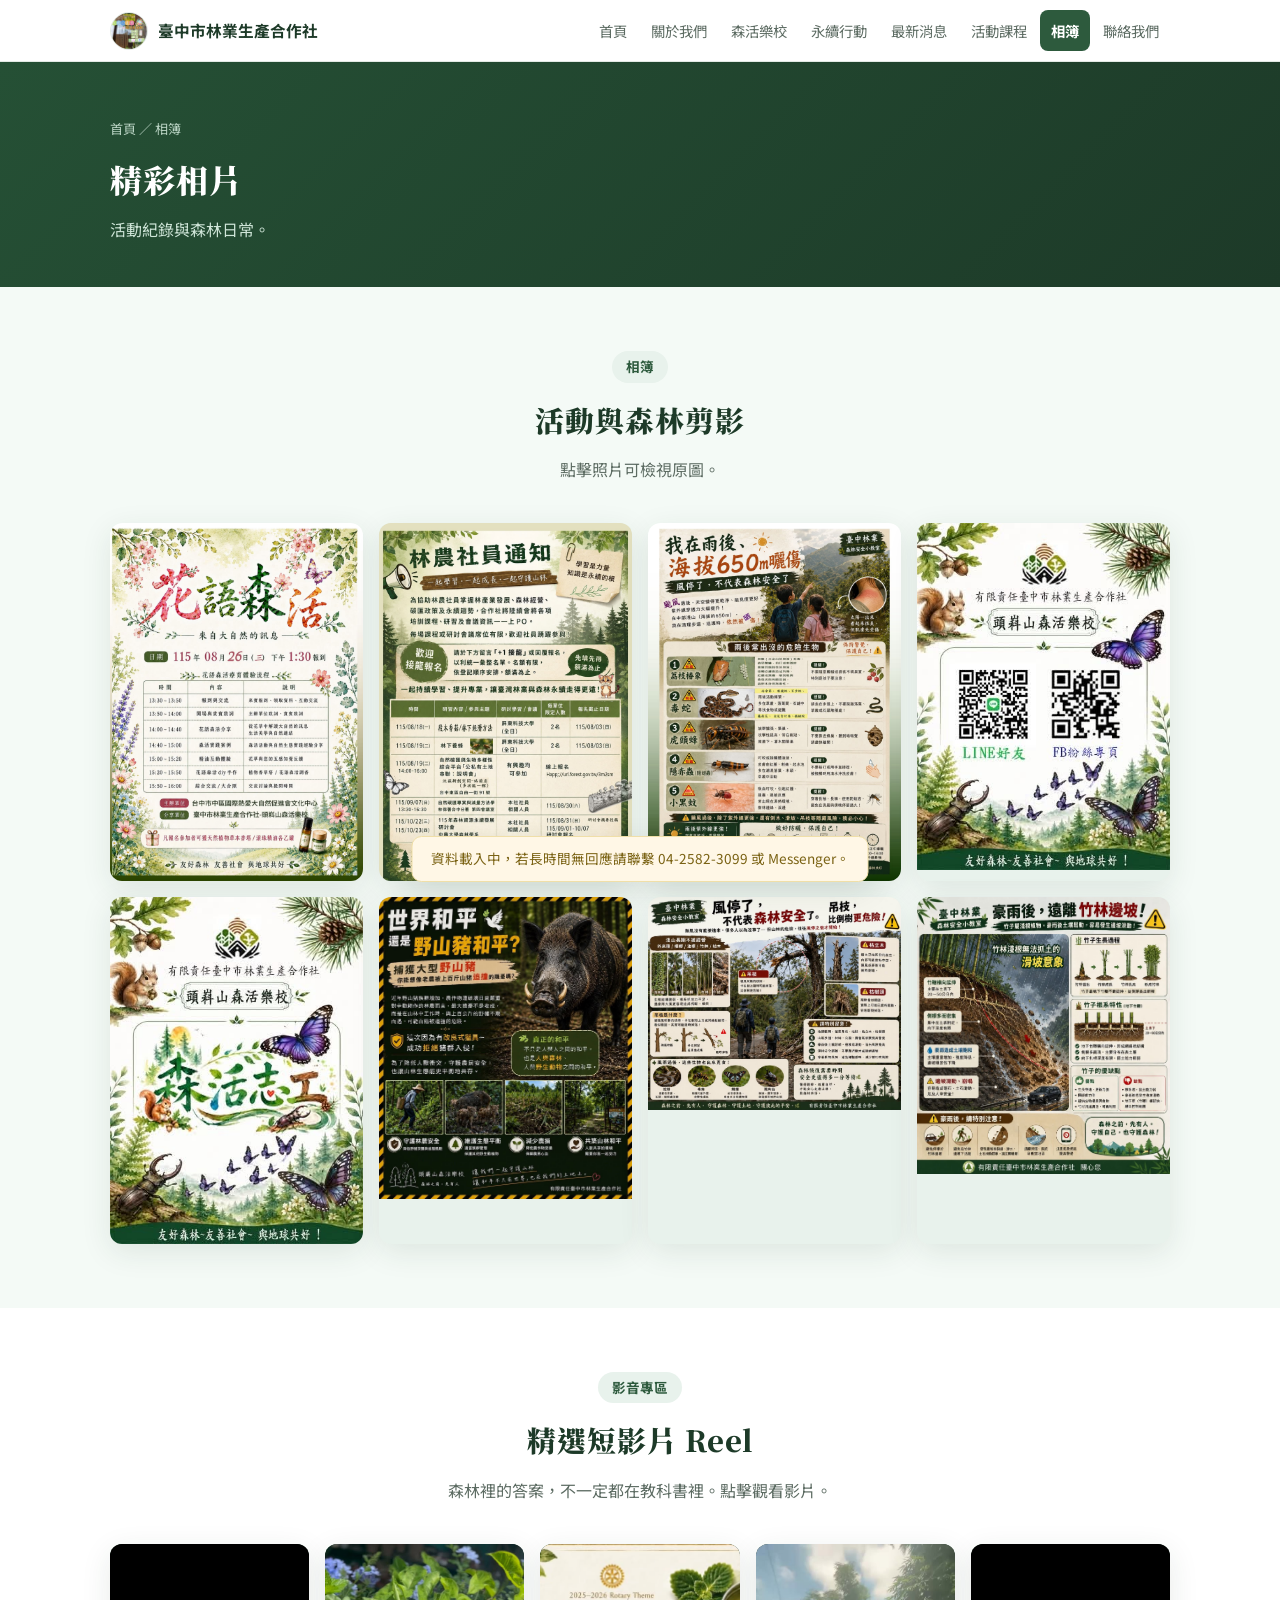
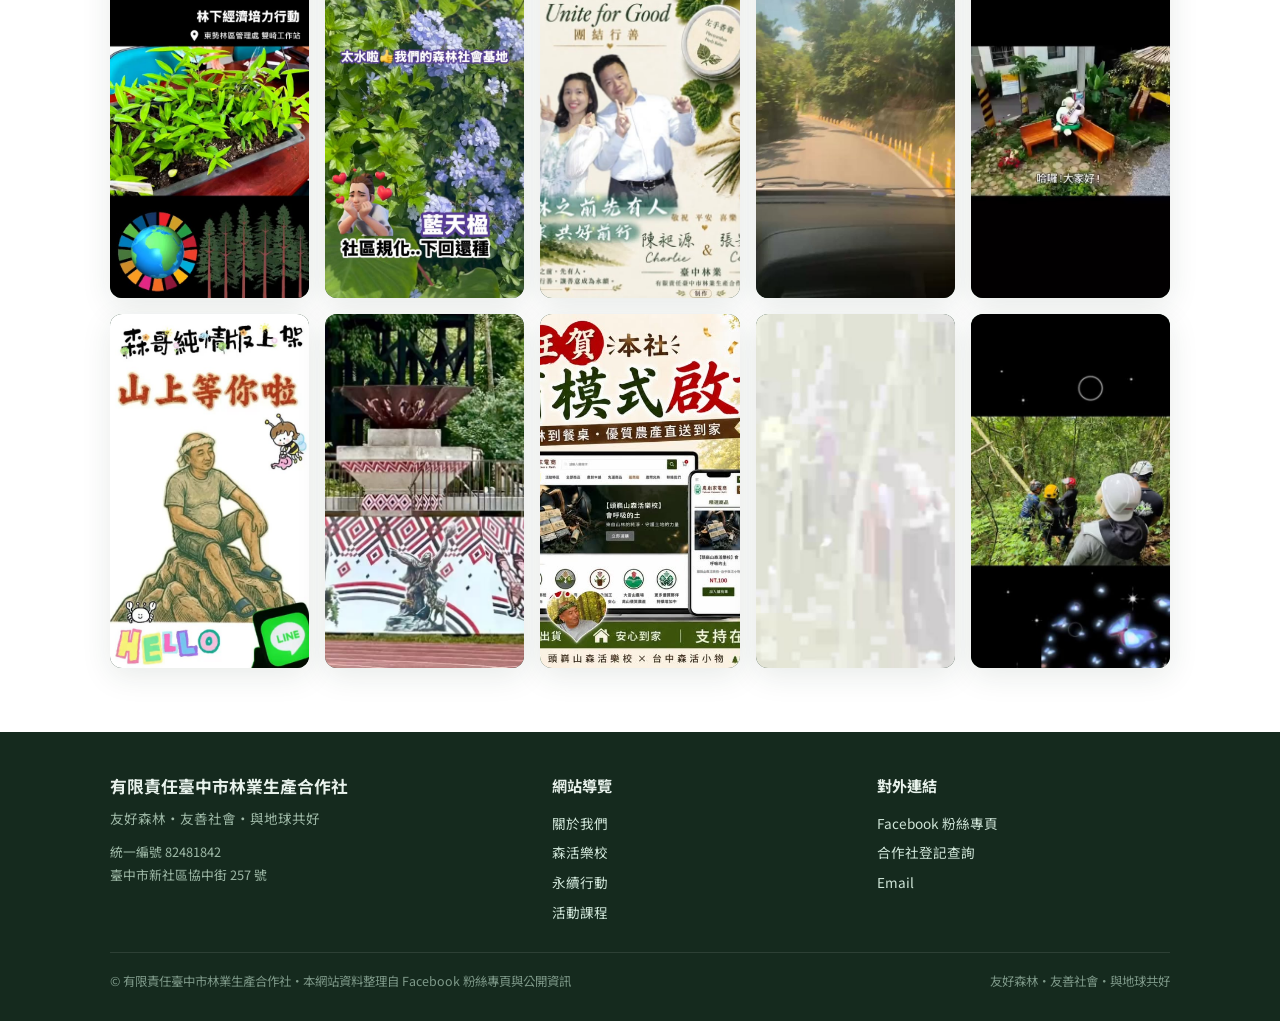
<file: gallery.html>
<!DOCTYPE html>
<html lang="zh-Hant">
<head>
<meta charset="utf-8">
<meta name="viewport" content="width=device-width, initial-scale=1">
<title>相簿｜有限責任臺中市林業生產合作社・森活樂校</title>
<meta name="description" content="臺中市林業生產合作社相簿與影音：活動紀錄、森林日常、研習課程、森林安全小教室與精選短影片。">
<meta name="robots" content="index,follow">
<meta name="theme-color" content="#2d5a3d">
<meta property="og:site_name" content="有限責任臺中市林業生產合作社">
<meta property="og:locale" content="zh_TW">
<meta property="og:title" content="相簿｜有限責任臺中市林業生產合作社">
<meta property="og:description" content="活動紀錄與森林日常。">
<meta property="og:type" content="website">
<meta property="og:image" content="https://rock903400-byte.github.io/taichung-forestry-coop/assets/photo-huayu.jpg">
<meta property="og:url" content="https://rock903400-byte.github.io/taichung-forestry-coop/gallery.html">
<link rel="icon" type="image/jpeg" href="assets/avatar.jpg">
<link rel="preconnect" href="https://fonts.googleapis.com">
<link rel="preconnect" href="https://fonts.gstatic.com" crossorigin>
<link href="https://fonts.googleapis.com/css2?family=Noto+Serif+TC:wght@600;700;900&family=Noto+Sans+TC:wght@400;500;700&display=swap" rel="stylesheet">
<link rel="stylesheet" href="assets/css/style.css">
<script type="application/ld+json">
{
  "@context": "https://schema.org",
  "@type": "WebPage",
  "name": "相簿｜有限責任臺中市林業生產合作社",
  "description": "活動紀錄、森林日常與影音專區。",
  "breadcrumb": {
    "@type": "BreadcrumbList",
    "itemListElement": [
      {"@type":"ListItem","position":1,"name":"首頁","item":"index.html"},
      {"@type":"ListItem","position":2,"name":"相簿"}
    ]
  }
}
</script>
</head>
<body>

<header class="nav">
  <div class="nav-inner">
    <a class="nav-brand" href="index.html">
      <img src="assets/avatar.jpg" alt="有限責任臺中市林業生產合作社標誌">
      <span data-field="site.brand">臺中市林業生產合作社</span>
    </a>
    <button class="nav-toggle" aria-label="開啟選單"><span class="toggle-bar" aria-hidden="true"></span></button>
    <nav class="nav-links">
      <a href="index.html">首頁</a>
      <a href="about.html">關於我們</a>
      <a href="school.html">森活樂校</a>
      <a href="action.html">永續行動</a>
      <a href="news.html">最新消息</a>
      <a href="courses.html">活動課程</a>
      <a href="gallery.html">相簿</a>
      <a href="contact.html">聯絡我們</a>
    </nav>
  </div>
</header>

<div class="page-hero">
  <div class="container">
    <div class="breadcrumb"><a href="index.html">首頁</a> ／ 相簿</div>
    <h1 class="serif" data-field="gallery.hero.title">精彩相片</h1>
    <p class="sub" data-field="gallery.hero.sub">活動紀錄與森林日常。</p>
  </div>
</div>

<section>
  <div class="container">
    <div class="section-head">
      <span class="section-kicker">相簿</span>
      <h2 class="section-title serif" data-field="gallery.section.title">活動與森林剪影</h2>
      <p class="section-desc" data-field="gallery.section.desc">點擊照片可檢視原圖。</p>
    </div>
    <div class="gallery">
      <a data-field="gallery.items.0" data-cap="花語森活療育體驗" href="assets/photo-huayu.jpg" target="_blank" rel="noopener"><img src="assets/photo-huayu.jpg" alt="花語森活療育體驗海報"></a>
      <a data-field="gallery.items.1" data-cap="林農社員研習通知" href="assets/photo-linying.jpg" target="_blank" rel="noopener"><img src="assets/photo-linying.jpg" alt="林農社員研習通知"></a>
      <a data-field="gallery.items.2" data-cap="森林安全小教室・防曬" href="assets/photo-tuku3.jpg" target="_blank" rel="noopener"><img src="assets/photo-tuku3.jpg" alt="森林安全小教室：雨後高山也要防曬"></a>
      <a data-field="gallery.items.3" data-cap="加入 LINE 好友與粉專" href="assets/photo-line.jpg" target="_blank" rel="noopener"><img src="assets/photo-line.jpg" alt="加入 LINE 好友與 Facebook 粉專"></a>
      <a data-field="gallery.items.4" data-cap="森活志工招募" href="assets/photo-volunteer.jpg" target="_blank" rel="noopener"><img src="assets/photo-volunteer.jpg" alt="森活志工招募"></a>
      <a data-field="gallery.items.5" data-cap="活動資訊圖卡" href="assets/photo-tuku1.jpg" target="_blank" rel="noopener"><img src="assets/photo-tuku1.jpg" alt="活動資訊圖卡"></a>
      <a data-field="gallery.items.6" data-cap="森林安全小教室・吊枝" href="assets/photo-diaozhi.jpg" target="_blank" rel="noopener"><img src="assets/photo-diaozhi.jpg" alt="森林安全小教室：吊枝"></a>
      <a data-field="gallery.items.7" data-cap="森林安全小教室・竹林邊坡" href="assets/photo-zhulin.jpg" target="_blank" rel="noopener"><img src="assets/photo-zhulin.jpg" alt="森林安全小教室：竹林邊坡"></a>
    </div>
  </div>
</section>

<section class="section-white">
  <div class="container">
    <div class="section-head">
      <span class="section-kicker">影音專區</span>
      <h2 class="section-title serif" data-field="gallery.videos.title">精選短影片 Reel</h2>
      <p class="section-desc" data-field="gallery.videos.desc">森林裡的答案，不一定都在教科書裡。點擊觀看影片。</p>
    </div>
    <div class="video-grid">
      <a class="video-card" data-field="gallery.videos.items.0" href="https://www.facebook.com/reel/1689881525647934" target="_blank" rel="noopener">
        <img src="assets/reel-1.jpg" alt="Reel：森林裡的答案，不一定都在教科書裡">
      </a>
      <a class="video-card" data-field="gallery.videos.items.1" href="https://www.facebook.com/reel/1182191118318773" target="_blank" rel="noopener">
        <img src="assets/reel-2.jpg" alt="Reel 影片">
      </a>
      <a class="video-card" data-field="gallery.videos.items.2" href="https://www.facebook.com/reel/1037569272460381" target="_blank" rel="noopener">
        <img src="assets/reel-3.jpg" alt="Reel 影片">
      </a>
      <a class="video-card" data-field="gallery.videos.items.3" href="https://www.facebook.com/reel/1288998859747229" target="_blank" rel="noopener">
        <img src="assets/reel-4.jpg" alt="Reel 影片">
      </a>
      <a class="video-card" data-field="gallery.videos.items.4" href="https://www.facebook.com/reel/1045466691342835" target="_blank" rel="noopener">
        <img src="assets/reel-5.jpg" alt="Reel 影片">
      </a>
      <a class="video-card" data-field="gallery.videos.items.5" href="https://www.facebook.com/reel/2253597395482649" target="_blank" rel="noopener">
        <img src="assets/reel-6.jpg" alt="Reel 影片">
      </a>
      <a class="video-card" data-field="gallery.videos.items.6" href="https://www.facebook.com/reel/1544075517221703" target="_blank" rel="noopener">
        <img src="assets/reel-7.jpg" alt="Reel 影片">
      </a>
      <a class="video-card" data-field="gallery.videos.items.7" href="https://www.facebook.com/reel/1032229412573355" target="_blank" rel="noopener">
        <img src="assets/reel-8.jpg" alt="Reel 影片">
      </a>
      <a class="video-card" data-field="gallery.videos.items.8" href="https://www.facebook.com/reel/4456417571305198" target="_blank" rel="noopener">
        <img src="assets/reel-9.jpg" alt="Reel 影片">
      </a>
      <a class="video-card" data-field="gallery.videos.items.9" href="https://www.facebook.com/reel/1527390155652332" target="_blank" rel="noopener">
        <img src="assets/reel-10.jpg" alt="Reel 影片">
      </a>
    </div>
  </div>
</section>

<footer class="footer">
  <div class="container">
    <div class="footer-grid">
      <div class="footer-brand">
        <b data-field="site.footer_brand">有限責任臺中市林業生產合作社</b>
        <p data-field="site.footer_slogan">友好森林・友善社會・與地球共好</p>
        <p style="font-size:.8rem;margin-top:10px">統一編號 82481842<br>臺中市新社區協中街 257 號</p>
      </div>
      <div>
        <h4>網站導覽</h4>
        <a href="about.html">關於我們</a>
        <a href="school.html">森活樂校</a>
        <a href="action.html">永續行動</a>
        <a href="courses.html">活動課程</a>
      </div>
      <div>
        <h4>對外連結</h4>
        <a href="https://www.facebook.com/profile.php?id=100063535766973" target="_blank" rel="noopener">Facebook 粉絲專頁</a>
        <a href="https://si.taiwan.gov.tw/Home/Org?Fid=605" target="_blank" rel="noopener">合作社登記查詢</a>
        <a href="mailto:tfpc168999@gmail.com">Email</a>
      </div>
    </div>
    <div class="footer-bottom">
      <span data-field="site.footer_note">© 有限責任臺中市林業生產合作社・本網站資料整理自 Facebook 粉絲專頁與公開資訊</span>
      <span data-field="site.footer_note2">友好森林・友善社會・與地球共好</span>
    </div>
  </div>
</footer>

<script src="assets/js/main.js"></script>
<script src="assets/js/content.js"></script>
</body>
</html>
</file>
<file: assets/css/style.css>
:root{
  --green-900:#1d3a28;
  --green-800:#255035;
  --green-700:#2d5a3d;
  --green-600:#3d7a52;
  --green-500:#4d9a67;
  --green-100:#e8f2ec;
  --green-50:#f4faf6;
  --earth:#8a6b4d;
  --gold:#c9a227;
  --ink:#26332b;
  --ink-soft:#5c6b62;
  --line:#e3eae5;
  --white:#fff;
  --shadow:0 8px 30px rgba(29,58,40,.10);
  --radius:16px;
}
*{box-sizing:border-box;margin:0;padding:0}
html{scroll-behavior:smooth}
body{
  font-family:"Noto Sans TC","Microsoft JhengHei","PingFang TC",sans-serif;
  color:var(--ink);background:var(--green-50);line-height:1.75;font-size:16px;
}
img{max-width:100%;display:block}
a{color:var(--green-700);text-decoration:none;transition:.2s}
.container{max-width:1100px;margin:0 auto;padding:0 20px}
.serif{font-family:"Noto Serif TC","Noto Sans TC",serif}

.nav{
  position:sticky;top:0;z-index:50;
  background:rgba(255,255,255,.96);backdrop-filter:blur(8px);
  border-bottom:1px solid var(--line);
}
.nav-inner{display:flex;align-items:center;gap:14px;padding:10px 20px;max-width:1100px;margin:0 auto}
.nav-brand{display:flex;align-items:center;gap:10px;font-weight:700;color:var(--green-900);flex-shrink:0}
.nav-brand img{width:38px;height:38px;border-radius:50%;object-fit:cover;border:1px solid var(--line)}
.nav-brand span{font-size:.98rem}
.nav-links{display:flex;gap:2px;margin-left:auto;flex-wrap:wrap;align-items:center}
.nav-links a{padding:8px 11px;border-radius:8px;font-size:.9rem;color:var(--ink-soft)}
.nav-links a:hover{background:var(--green-100);color:var(--green-700)}
.nav-links a.active{background:var(--green-700);color:#fff;font-weight:700}
.nav-toggle{
  display:none;margin-left:auto;background:none;border:1px solid var(--line);
  border-radius:8px;padding:6px 10px;cursor:pointer;color:var(--green-700);
  align-items:center;justify-content:center;
}
.nav-toggle .toggle-bar{display:block;width:20px;height:2px;background:currentColor;border-radius:2px;position:relative;margin:0 auto}
.nav-toggle .toggle-bar::before,.nav-toggle .toggle-bar::after{
  content:"";position:absolute;left:0;right:0;height:2px;background:currentColor;border-radius:2px;
}
.nav-toggle .toggle-bar::before{top:-6px}
.nav-toggle .toggle-bar::after{top:6px}

.page-hero{
  background:linear-gradient(135deg,var(--green-800),var(--green-900));
  color:#fff;padding:56px 0 44px;
}
.page-hero .breadcrumb{font-size:.82rem;color:#b9d3c3;margin-bottom:10px}
.page-hero .breadcrumb a{color:#b9d3c3}
.page-hero .breadcrumb a:hover{color:#f5d76e}
.page-hero h1{font-size:2rem;font-weight:900;letter-spacing:1px}
.page-hero .sub{color:#cfe5d8;margin-top:8px;max-width:700px;font-size:1rem}

.hero{
  position:relative;min-height:520px;display:flex;align-items:center;justify-content:center;
  background-size:cover;background-position:center;color:#fff;text-align:center;overflow:hidden;
}
.hero::before{
  content:"";position:absolute;inset:0;
  background:linear-gradient(180deg,rgba(20,45,30,.55) 0%,rgba(29,58,40,.45) 45%,rgba(17,38,25,.92) 100%);
}
.hero-inner{position:relative;z-index:1;max-width:860px;padding:90px 20px 110px}
.hero-kicker{
  display:inline-block;background:rgba(255,255,255,.14);border:1px solid rgba(255,255,255,.35);
  padding:4px 16px;border-radius:24px;font-size:.85rem;letter-spacing:2px;margin-bottom:18px;
}
.hero h1{font-size:2.6rem;font-weight:900;line-height:1.35;letter-spacing:2px}
.hero .hero-slogan{margin-top:16px;font-size:1.15rem;color:#e6f3ea;line-height:2}
.hero .hero-slogan .mark{color:#f5d76e;font-weight:700}
.hero-actions{display:flex;gap:12px;justify-content:center;margin-top:28px;flex-wrap:wrap}

.btn{
  display:inline-flex;align-items:center;gap:8px;padding:11px 22px;border-radius:10px;
  font-weight:700;font-size:.95rem;transition:.2s;cursor:pointer;border:none;
}
.btn-follow{background:var(--green-500);color:#fff}
.btn-follow:hover{background:var(--green-600)}
.btn-msg{background:rgba(255,255,255,.14);color:#fff;border:1px solid rgba(255,255,255,.35)}
.btn-msg:hover{background:rgba(255,255,255,.26)}
.btn-leaf{background:var(--green-600);color:#fff}
.btn-leaf:hover{background:var(--green-700)}
.btn-outline{background:#fff;color:var(--green-700);border:1.5px solid var(--green-500)}
.btn-outline:hover{background:var(--green-100)}

section{padding:64px 0}
.section-head{text-align:center;margin-bottom:40px}
.section-kicker{
  display:inline-block;background:var(--green-100);color:var(--green-700);
  padding:4px 14px;border-radius:20px;font-size:.85rem;font-weight:700;margin-bottom:12px;
}
.section-title{font-size:1.8rem;font-weight:900;color:var(--green-900);letter-spacing:1px}
.section-desc{color:var(--ink-soft);max-width:660px;margin:10px auto 0}

.grid{display:grid;gap:24px}
.grid-3{grid-template-columns:repeat(3,1fr)}
.grid-2{grid-template-columns:repeat(2,1fr)}
.card{
  background:#fff;border:1px solid var(--line);border-radius:var(--radius);
  padding:26px;box-shadow:var(--shadow);transition:.25s;
}
.card:hover{transform:translateY(-4px)}
.card-icon{font-size:2rem;margin-bottom:12px}
.card h3{font-size:1.12rem;color:var(--green-900);margin-bottom:8px}
.card p{color:var(--ink-soft);font-size:.95rem}

.stats{
  background:var(--green-700);color:#fff;
}
.stats-inner{display:grid;grid-template-columns:repeat(4,1fr);gap:20px;padding:36px 0;text-align:center}
.stats-inner b{font-size:1.7rem;font-weight:900;display:block;color:#f5d76e}
.stats-inner span{font-size:.9rem;color:#d7e8dd}

.section-white{background:#fff}

.news-grid{display:grid;grid-template-columns:repeat(3,1fr);gap:24px}
.news-card{
  background:#fff;border:1px solid var(--line);border-radius:var(--radius);overflow:hidden;
  box-shadow:var(--shadow);display:flex;flex-direction:column;transition:.25s;
}
.news-card:hover{transform:translateY(-4px)}
.news-wide{display:grid;grid-template-columns:340px 1fr;margin-bottom:28px}
.news-thumb{position:relative;overflow:hidden}
.news-thumb img{width:100%;height:auto;object-fit:cover;transition:.4s;display:block}
.news-card:hover .news-thumb img{transform:scale(1.06)}
.news-tag{
  position:absolute;top:12px;left:12px;background:var(--green-600);color:#fff;
  font-size:.74rem;padding:3px 10px;border-radius:14px;
}
.news-body{padding:18px 20px 20px;display:flex;flex-direction:column;flex:1}
.news-date{font-size:.78rem;color:var(--ink-soft);margin-bottom:6px}
.news-body h3{font-size:1.05rem;color:var(--green-900);margin-bottom:8px;line-height:1.5}
.news-body p{color:var(--ink-soft);font-size:.9rem;flex:1}
.news-link{margin-top:12px;font-size:.88rem;font-weight:700}

.about-wrap{display:grid;grid-template-columns:1.2fr .8fr;gap:32px;align-items:start}
.info-table{width:100%;border-collapse:collapse;background:#fff;border-radius:var(--radius);overflow:hidden;box-shadow:var(--shadow)}
.info-table th,.info-table td{padding:13px 16px;border-bottom:1px solid var(--line);text-align:left;font-size:.93rem}
.info-table th{background:var(--green-100);color:var(--green-900);width:110px;white-space:nowrap;font-weight:700}
.info-table tr:last-child th,.info-table tr:last-child td{border-bottom:none}
.highlight-box{
  background:#fff;border:1px solid var(--line);border-left:4px solid var(--green-500);
  border-radius:10px;padding:16px 18px;margin-top:16px;
}
.highlight-box b{color:var(--green-800)}

.timeline{position:relative;margin:0 auto;max-width:760px;padding-left:36px}
.timeline::before{
  content:"";position:absolute;left:11px;top:6px;bottom:6px;width:3px;
  background:var(--green-100);border-radius:2px;
}
.tl-item{position:relative;margin-bottom:26px}
.tl-item::before{
  content:"";position:absolute;left:-30px;top:8px;width:16px;height:16px;border-radius:50%;
  background:var(--green-500);border:3px solid #fff;box-shadow:0 0 0 2px var(--green-500);
}
.tl-date{font-weight:700;color:var(--green-700);font-size:.9rem}
.tl-title{font-weight:700;color:var(--ink);margin:2px 0 4px}
.tl-body{color:var(--ink-soft);font-size:.93rem}

.school-wrap{display:grid;grid-template-columns:1fr 1fr;gap:32px;align-items:center}
.school-figure{border-radius:var(--radius);overflow:hidden;box-shadow:var(--shadow)}
.school-figure img{width:100%;height:auto;object-fit:cover;display:block}
.school-caption{background:var(--green-900);color:#d7e8dd;padding:10px 16px;font-size:.85rem}
.school-list{list-style:none;margin-top:14px}
.school-list li{
  padding:8px 0 8px 30px;position:relative;color:var(--ink-soft);font-size:.97rem;
  border-bottom:1px dashed var(--line);
}
.school-list li:last-child{border-bottom:none}
.school-list li::before{content:"🌲";position:absolute;left:0;top:6px}
.video-link{
  display:block;margin-top:18px;background:var(--green-900);border-radius:12px;padding:14px 18px;
  color:#fff;font-weight:700;transition:.2s;
}
.video-link:hover{background:var(--green-700)}

.action-banner{
  background:linear-gradient(120deg,#2e5f3f,#4d9a67);
  border-radius:var(--radius);padding:36px;color:#fff;
  display:grid;grid-template-columns:1.3fr 1fr;gap:24px;align-items:center;box-shadow:var(--shadow);
}
.action-banner h3{font-size:1.35rem;font-weight:900;margin-bottom:8px}
.action-banner p{color:#e2f0e7;font-size:.95rem}
.action-form{background:#fff;border-radius:12px;padding:18px;color:var(--ink);text-align:center}
.action-form b{display:block;color:var(--green-800);margin-bottom:10px;font-size:.95rem}
.hash-list{display:flex;flex-wrap:wrap;gap:8px;margin-top:14px}
.hash-list span{
  background:rgba(255,255,255,.16);border:1px solid rgba(255,255,255,.3);
  padding:3px 12px;border-radius:20px;font-size:.8rem;
}

.course-table{width:100%;border-collapse:collapse;background:#fff;border-radius:var(--radius);overflow:hidden;box-shadow:var(--shadow)}
.table-scroll{overflow-x:auto;-webkit-overflow-scrolling:touch}
.course-table th,.course-table td{padding:14px 16px;border-bottom:1px solid var(--line);text-align:left;font-size:.92rem;vertical-align:top}
.course-table th{background:var(--green-900);color:#fff;font-weight:700;white-space:nowrap}
.course-table tr:nth-child(even) td{background:var(--green-50)}
.course-table td b{color:var(--green-800)}
.note{
  background:#fff7e0;border:1px solid #f0dfa8;color:#7a6213;
  border-radius:10px;padding:12px 16px;font-size:.9rem;margin-top:14px;
}

.safety-grid{display:grid;grid-template-columns:repeat(2,1fr);gap:24px}
.safety-card{position:relative;border-radius:var(--radius);overflow:hidden;box-shadow:var(--shadow)}
.safety-card img{width:100%;height:auto;object-fit:cover;transition:.4s;display:block}
.safety-card:hover img{transform:scale(1.04)}
.safety-overlay{
  position:absolute;inset:0;display:flex;flex-direction:column;justify-content:flex-end;
  padding:20px;background:linear-gradient(180deg,rgba(0,0,0,0) 40%,rgba(20,40,28,.88) 100%);color:#fff;
}
.safety-overlay b{font-size:1.15rem}
.safety-overlay small{color:#d7e8dd;font-size:.85rem;margin-top:4px}

.gallery{display:grid;grid-template-columns:repeat(4,1fr);gap:16px}
.gallery a{
  position:relative;border-radius:12px;overflow:hidden;box-shadow:var(--shadow);
  display:block;background:var(--green-100);
}
.gallery img{width:100%;height:auto;object-fit:cover;transition:.35s;display:block}
.gallery a:hover img{transform:scale(1.08)}
.gallery a::after{
  content:attr(data-cap);position:absolute;left:0;right:0;bottom:0;padding:22px 10px 8px;
  background:linear-gradient(180deg,rgba(0,0,0,0),rgba(0,0,0,.7));
  color:#fff;font-size:.78rem;opacity:0;transition:.3s;text-align:center;
}
.gallery a:hover::after{opacity:1}

.video-grid{display:grid;grid-template-columns:repeat(5,1fr);gap:16px}
.video-card{
  position:relative;border-radius:12px;overflow:hidden;box-shadow:var(--shadow);
  aspect-ratio:9/16;display:block;background:var(--green-900);
}
.video-card img{width:100%;height:100%;object-fit:cover;transition:.35s}
.video-card:hover img{transform:scale(1.04)}
.video-card::before{
  content:"▶";position:absolute;top:50%;left:50%;transform:translate(-50%,-50%);
  width:44px;height:44px;border-radius:50%;background:rgba(255,255,255,.9);
  display:flex;align-items:center;justify-content:center;color:var(--green-800);
  font-size:1rem;padding-left:4px;opacity:0;transition:.3s;z-index:1;
}
.video-card:hover::before{opacity:1}

.contact{background:linear-gradient(135deg,var(--green-900),var(--green-700));color:#fff}
.contact .section-title{color:#fff}
.contact .section-desc{color:#cfe5d8}
.contact-grid{display:grid;grid-template-columns:repeat(4,1fr);gap:20px}
.contact-item{
  background:rgba(255,255,255,.08);border:1px solid rgba(255,255,255,.16);
  border-radius:12px;padding:20px;text-align:center;transition:.25s;
}
.contact-item:hover{background:rgba(255,255,255,.14);transform:translateY(-3px)}
.contact-item .ci{font-size:1.8rem;margin-bottom:8px}
.contact-item b{display:block;font-size:.9rem;color:#f5d76e;margin-bottom:4px}
.contact-item span,.contact-item a{color:#e8f2ec;font-size:.88rem;word-break:break-all}
.contact-item a:hover{color:#f5d76e}

.footer{background:#152a1e;color:#9db8a6;padding:40px 0 28px;font-size:.85rem}
.footer-grid{display:grid;grid-template-columns:1.4fr 1fr 1fr;gap:32px;margin-bottom:24px}
.footer h4{color:#e8f2ec;font-size:.95rem;margin-bottom:10px}
.footer a{color:#cfe5d8;display:block;padding:3px 0}
.footer a:hover{color:#f5d76e}
.footer-brand b{color:#e8f2ec;font-size:1.05rem}
.footer-brand p{color:#9db8a6;margin-top:6px}
.footer-bottom{
  border-top:1px solid rgba(255,255,255,.1);padding-top:18px;
  font-size:.78rem;color:#7d9888;display:flex;justify-content:space-between;gap:12px;flex-wrap:wrap;
}

.step-flow{display:grid;grid-template-columns:repeat(4,1fr);gap:20px}
.step{
  background:#fff;border:1px solid var(--line);border-radius:var(--radius);
  padding:24px 20px;box-shadow:var(--shadow);transition:.25s;display:block;
}
.step:hover{transform:translateY(-4px);border-color:var(--green-500)}
.step-icon{
  display:flex;align-items:center;justify-content:center;width:52px;height:52px;
  border-radius:50%;background:var(--green-100);font-size:1.4rem;margin-bottom:12px;
}
.step b{display:block;color:var(--green-900);font-size:1.05rem;margin-bottom:6px}
.step p{color:var(--ink-soft);font-size:.88rem}

.map-frame{background:#fff;border-radius:var(--radius);padding:10px;box-shadow:var(--shadow)}
.map-frame iframe{width:100%;height:340px;border:0;border-radius:10px;display:block}
.map-caption{text-align:center;font-size:.82rem;color:#e8f2ec;margin-top:10px}

.content-warn{
  position:fixed;left:50%;transform:translateX(-50%);bottom:18px;z-index:999;
  background:#fff7e6;border:1px solid #f0dfa8;color:#7a6213;
  font-size:.85rem;padding:10px 18px;border-radius:10px;
  box-shadow:var(--shadow);max-width:92vw;text-align:center;
  transition:opacity .4s;
}
.content-warn.hide{opacity:0}

@media (max-width:960px){
  .grid-3,.news-grid,.gallery,.video-grid,.step-flow{grid-template-columns:repeat(2,1fr)}
  .news-wide{grid-template-columns:1fr}
  .about-wrap,.school-wrap,.action-banner{grid-template-columns:1fr}
  .contact-grid{grid-template-columns:repeat(2,1fr)}
  .stats-inner{grid-template-columns:repeat(2,1fr)}
  .footer-grid{grid-template-columns:1fr 1fr}
  .hero h1{font-size:2rem}
}
@media (max-width:640px){
  .grid-2,.safety-grid{grid-template-columns:1fr}
  .nav-links{
    display:none;position:absolute;top:100%;left:0;right:0;background:#fff;
    flex-direction:column;padding:10px 16px 16px;border-bottom:1px solid var(--line);
    box-shadow:var(--shadow);
  }
  .nav-links.open{display:flex}
  .nav-links a{padding:12px 8px;font-size:1rem}
  .nav-toggle{display:block;min-height:46px;padding:8px 14px}
  .btn{min-height:48px;padding:12px 22px}
  .page-hero{padding:28px 0 22px}
  .page-hero h1{font-size:1.5rem}
  .page-hero .sub{font-size:.92rem}
  .hero{min-height:400px;background-image:linear-gradient(135deg,var(--green-800),var(--green-900)) !important}
  .hero h1{font-size:1.6rem}
  .hero-inner{padding:70px 20px 90px}
  section{padding:48px 0}
  .section-title{font-size:1.4rem}
  .grid-3,.news-grid,.gallery,.video-grid,.step-flow{grid-template-columns:1fr}
  .stats-inner{grid-template-columns:1fr 1fr}
  .footer-grid{grid-template-columns:1fr}
  .course-table{font-size:.78rem}
  .course-table th,.course-table td{padding:10px}
  .map-frame iframe{height:280px}
}
@media (max-width:400px){
  .hero h1{font-size:1.4rem}
  .hero-slogan{font-size:1rem}
  section{padding:44px 0}
}
</file>
